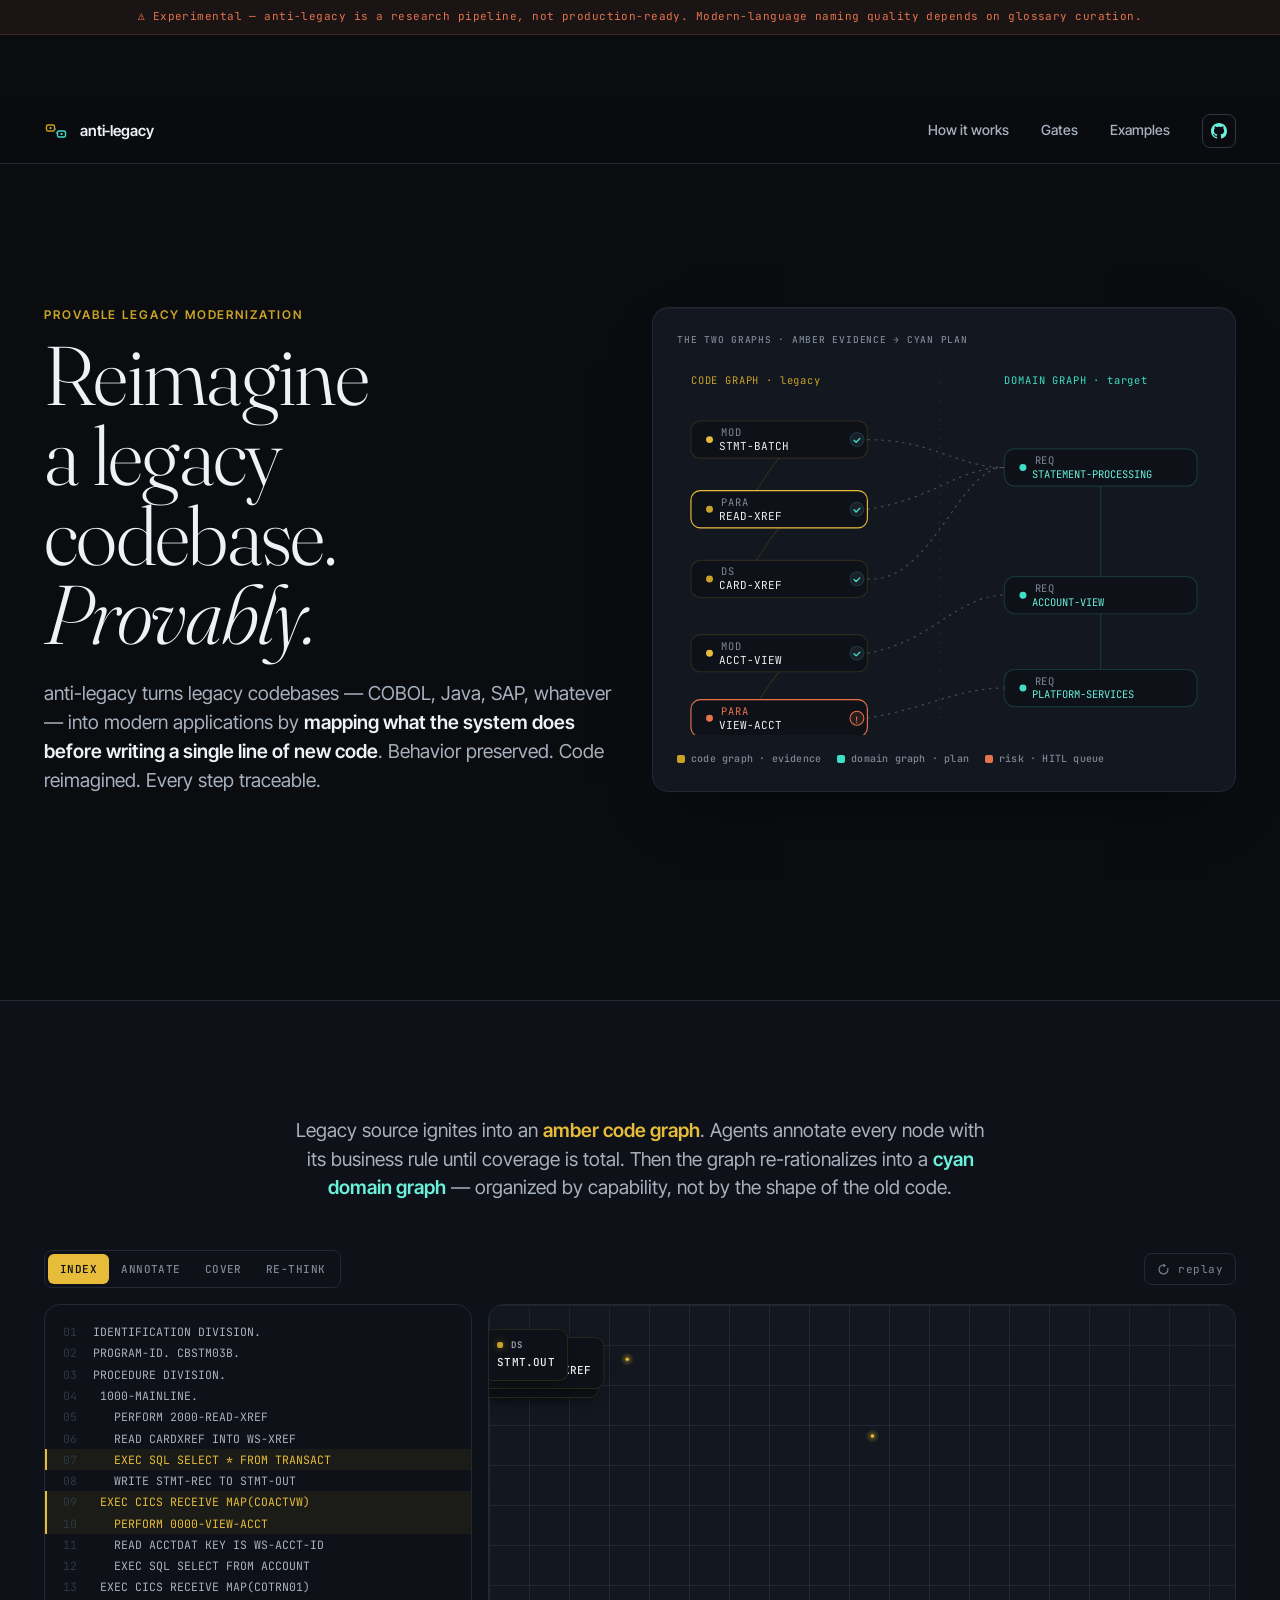
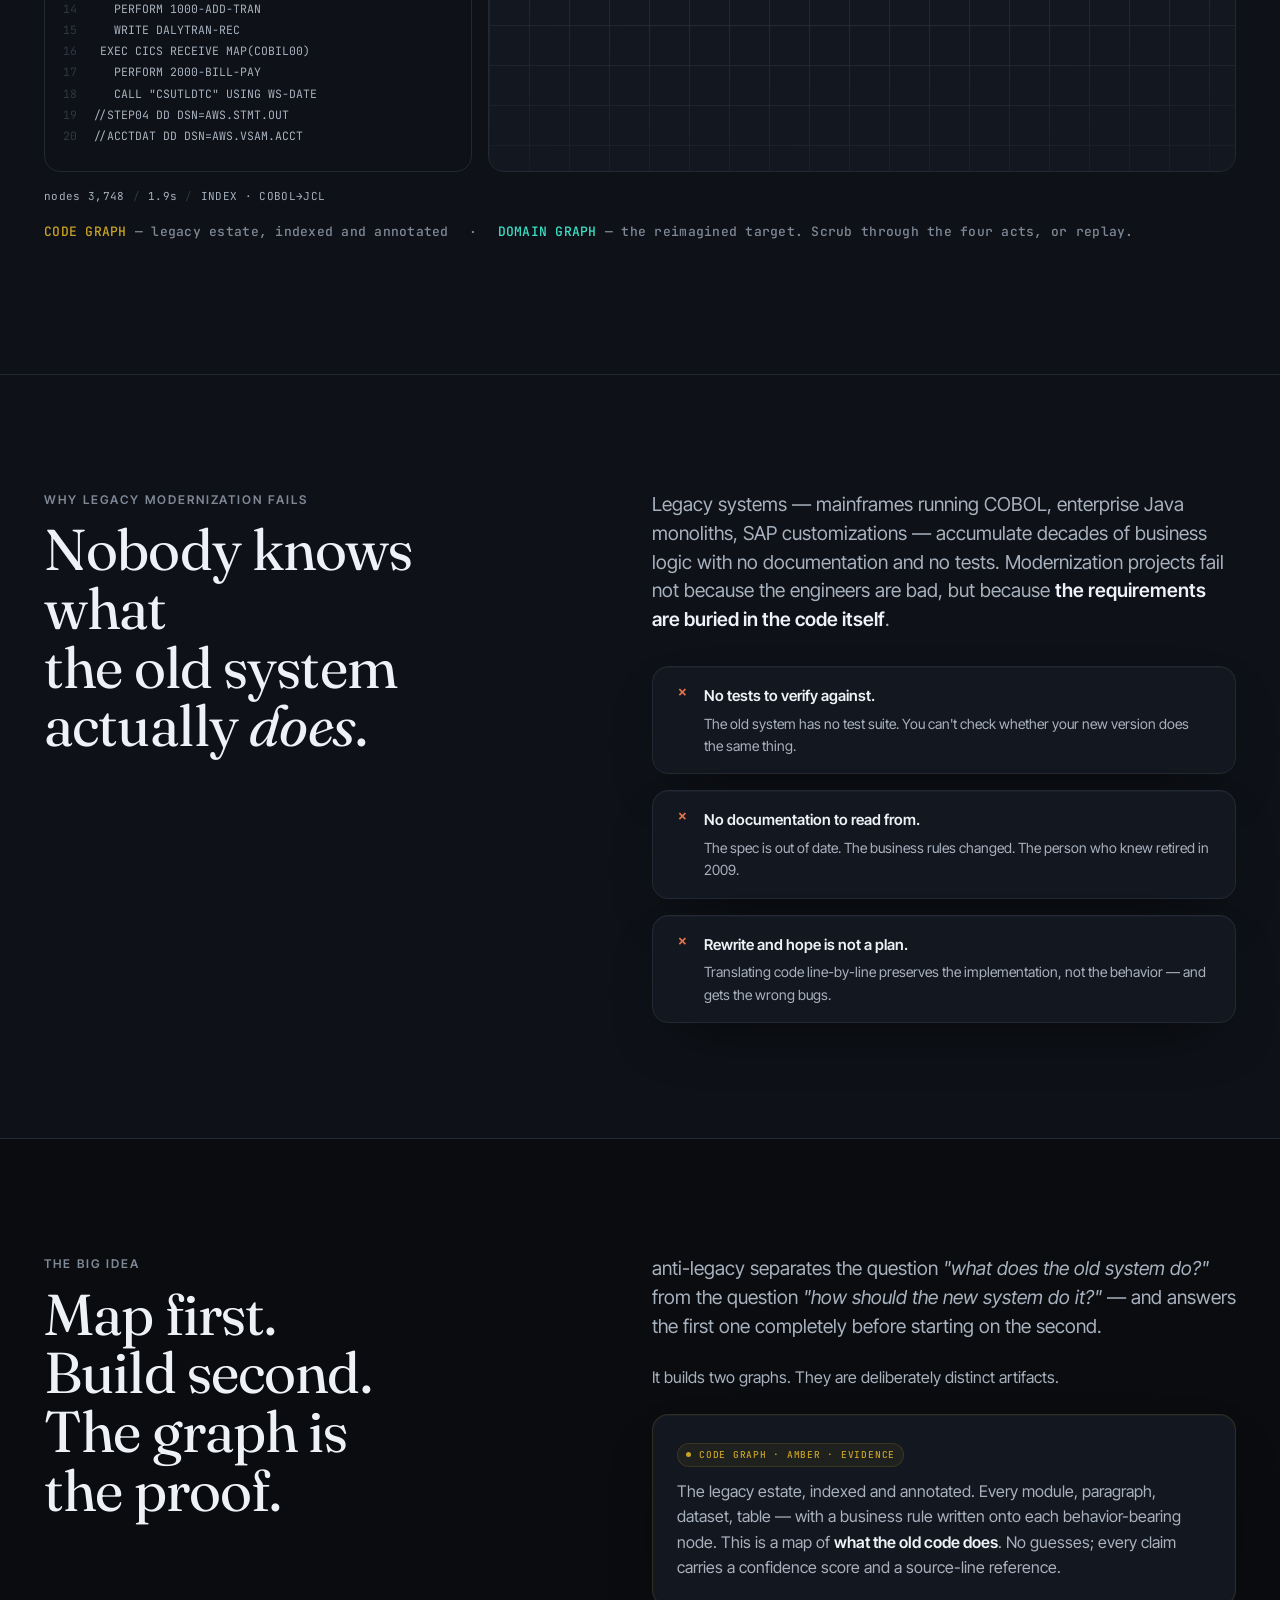
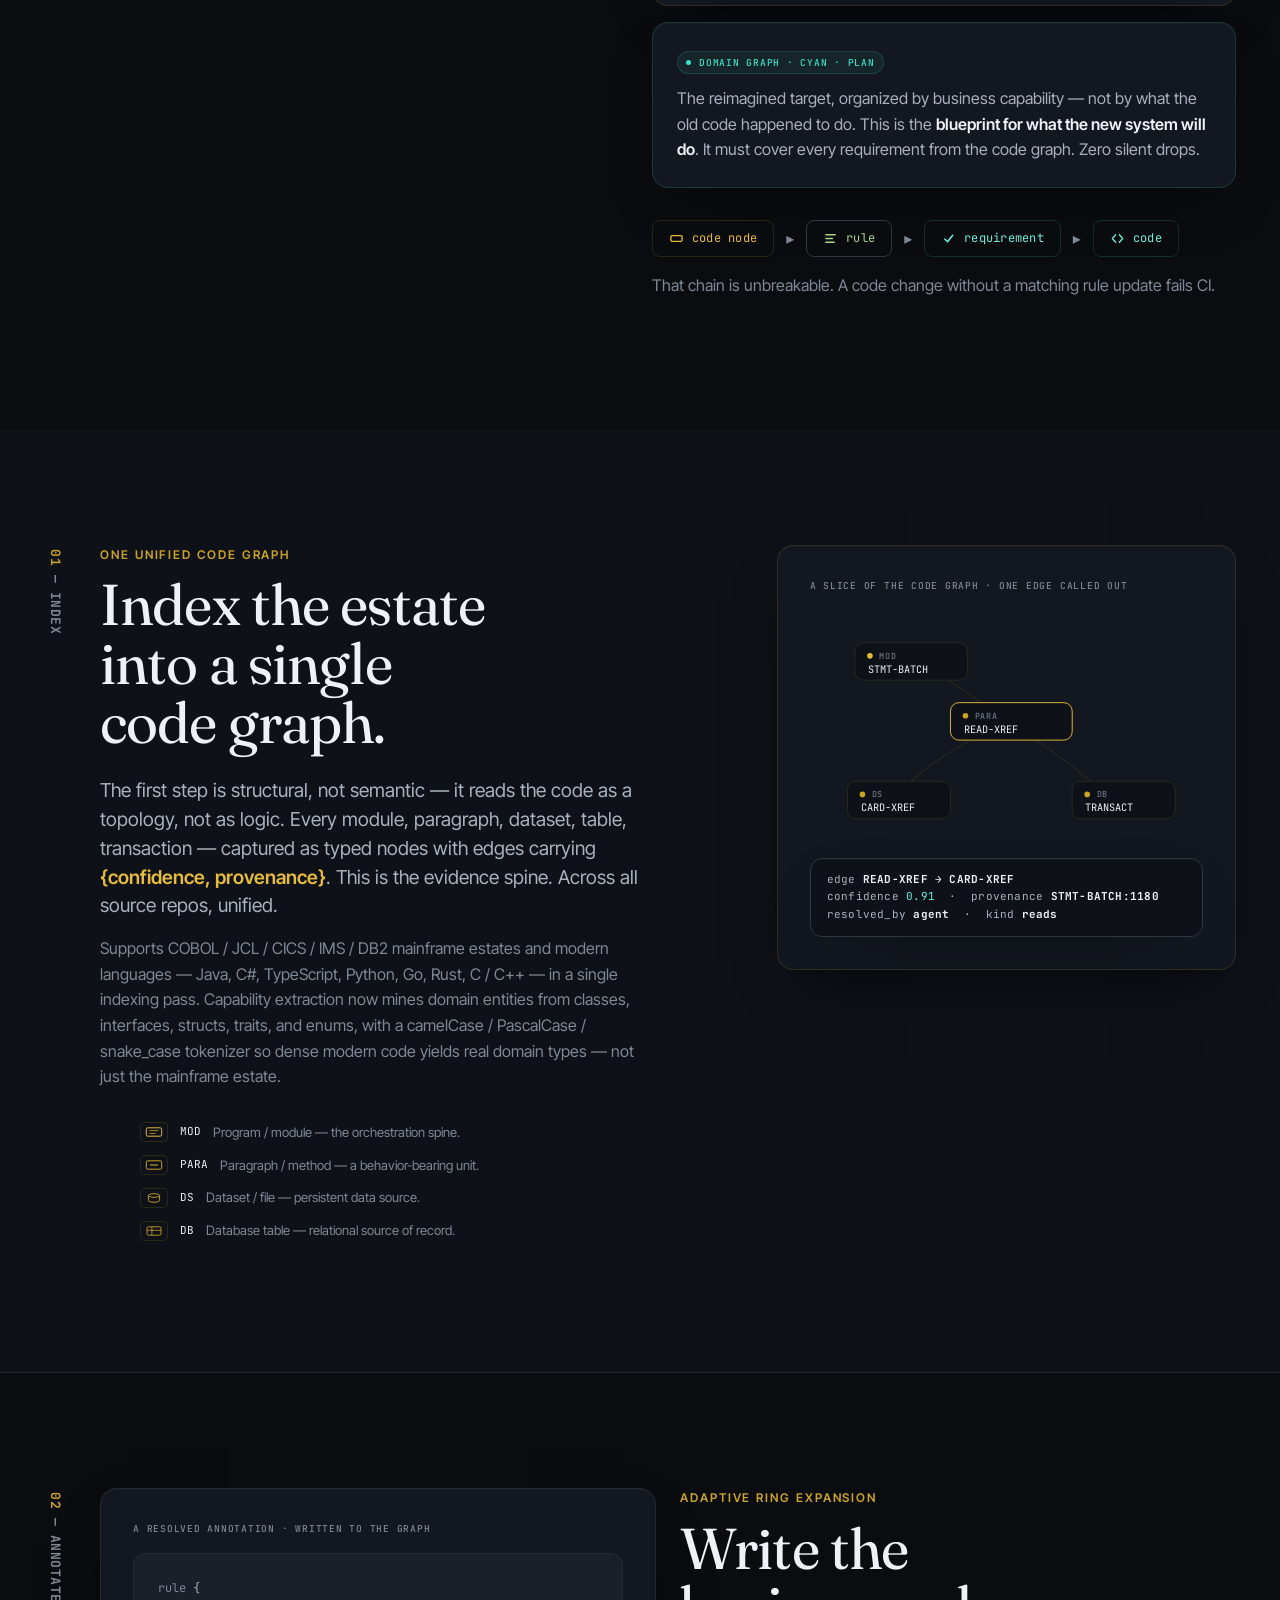
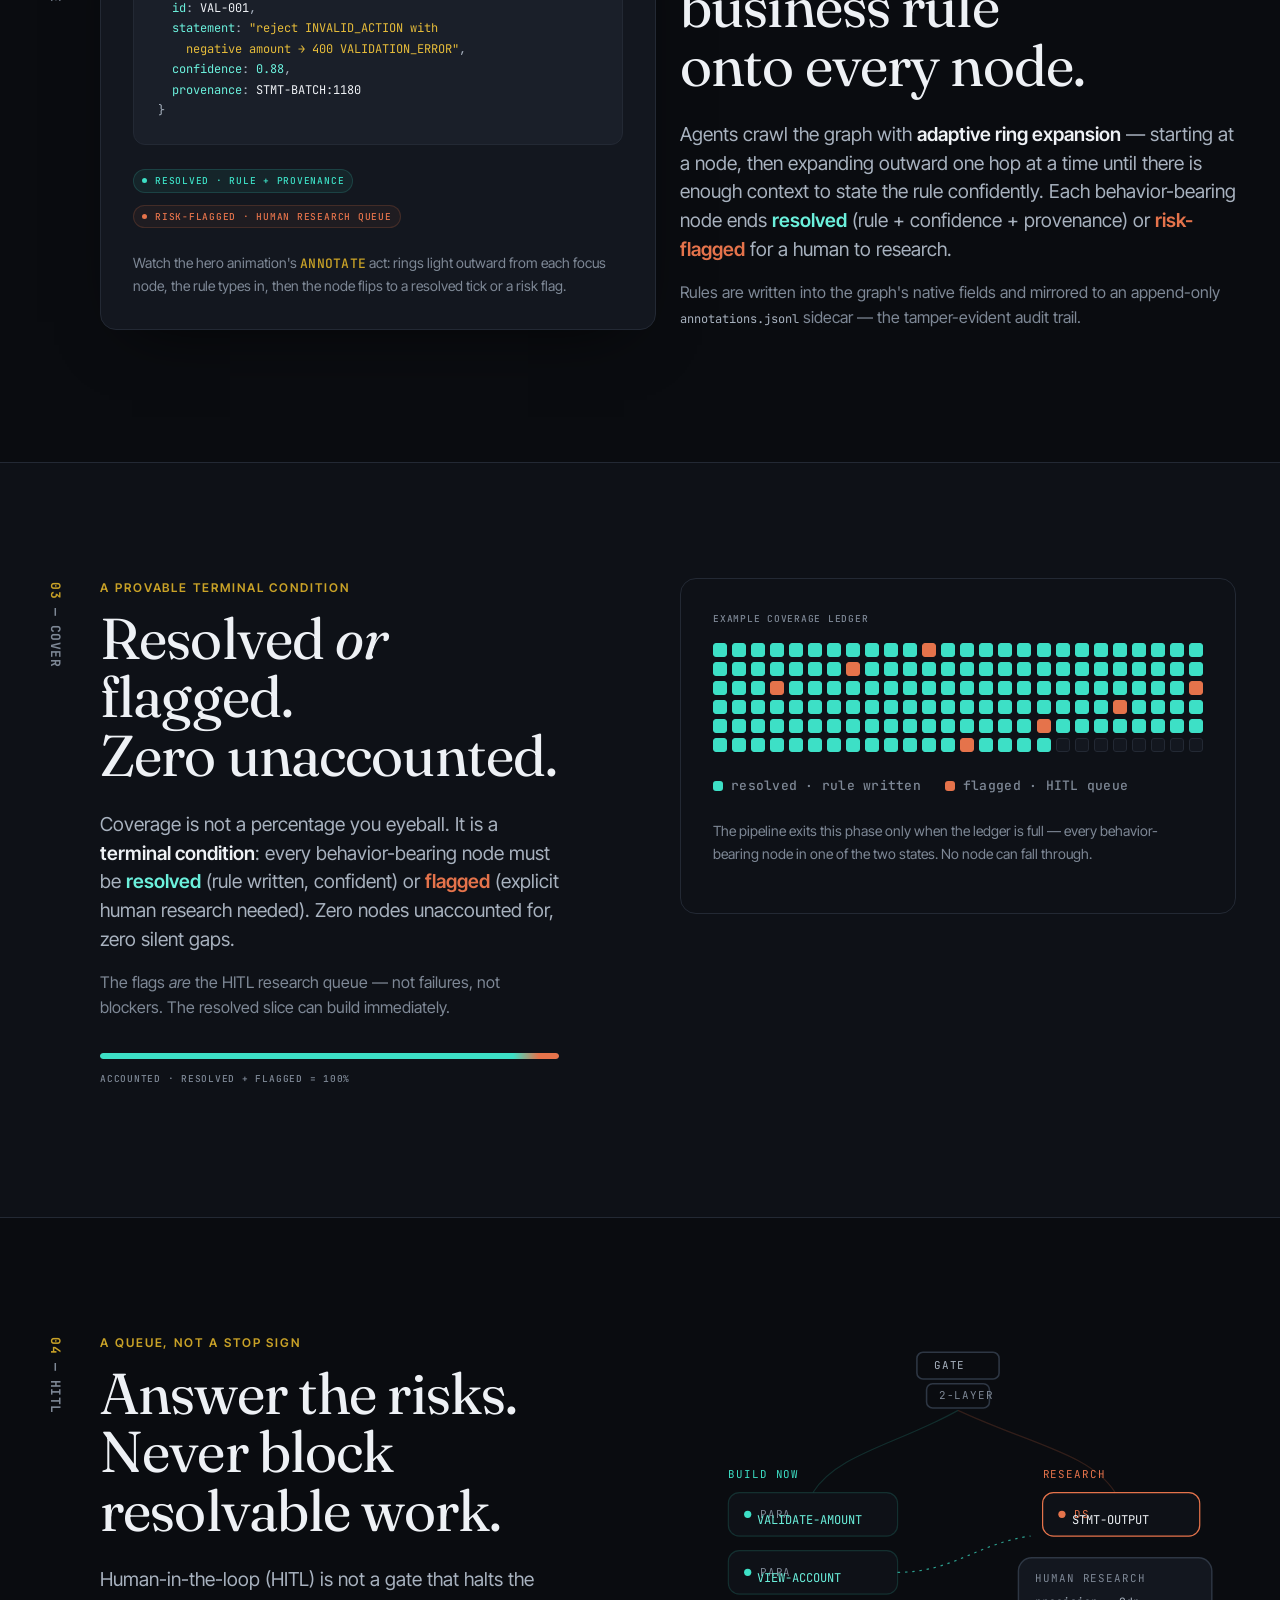
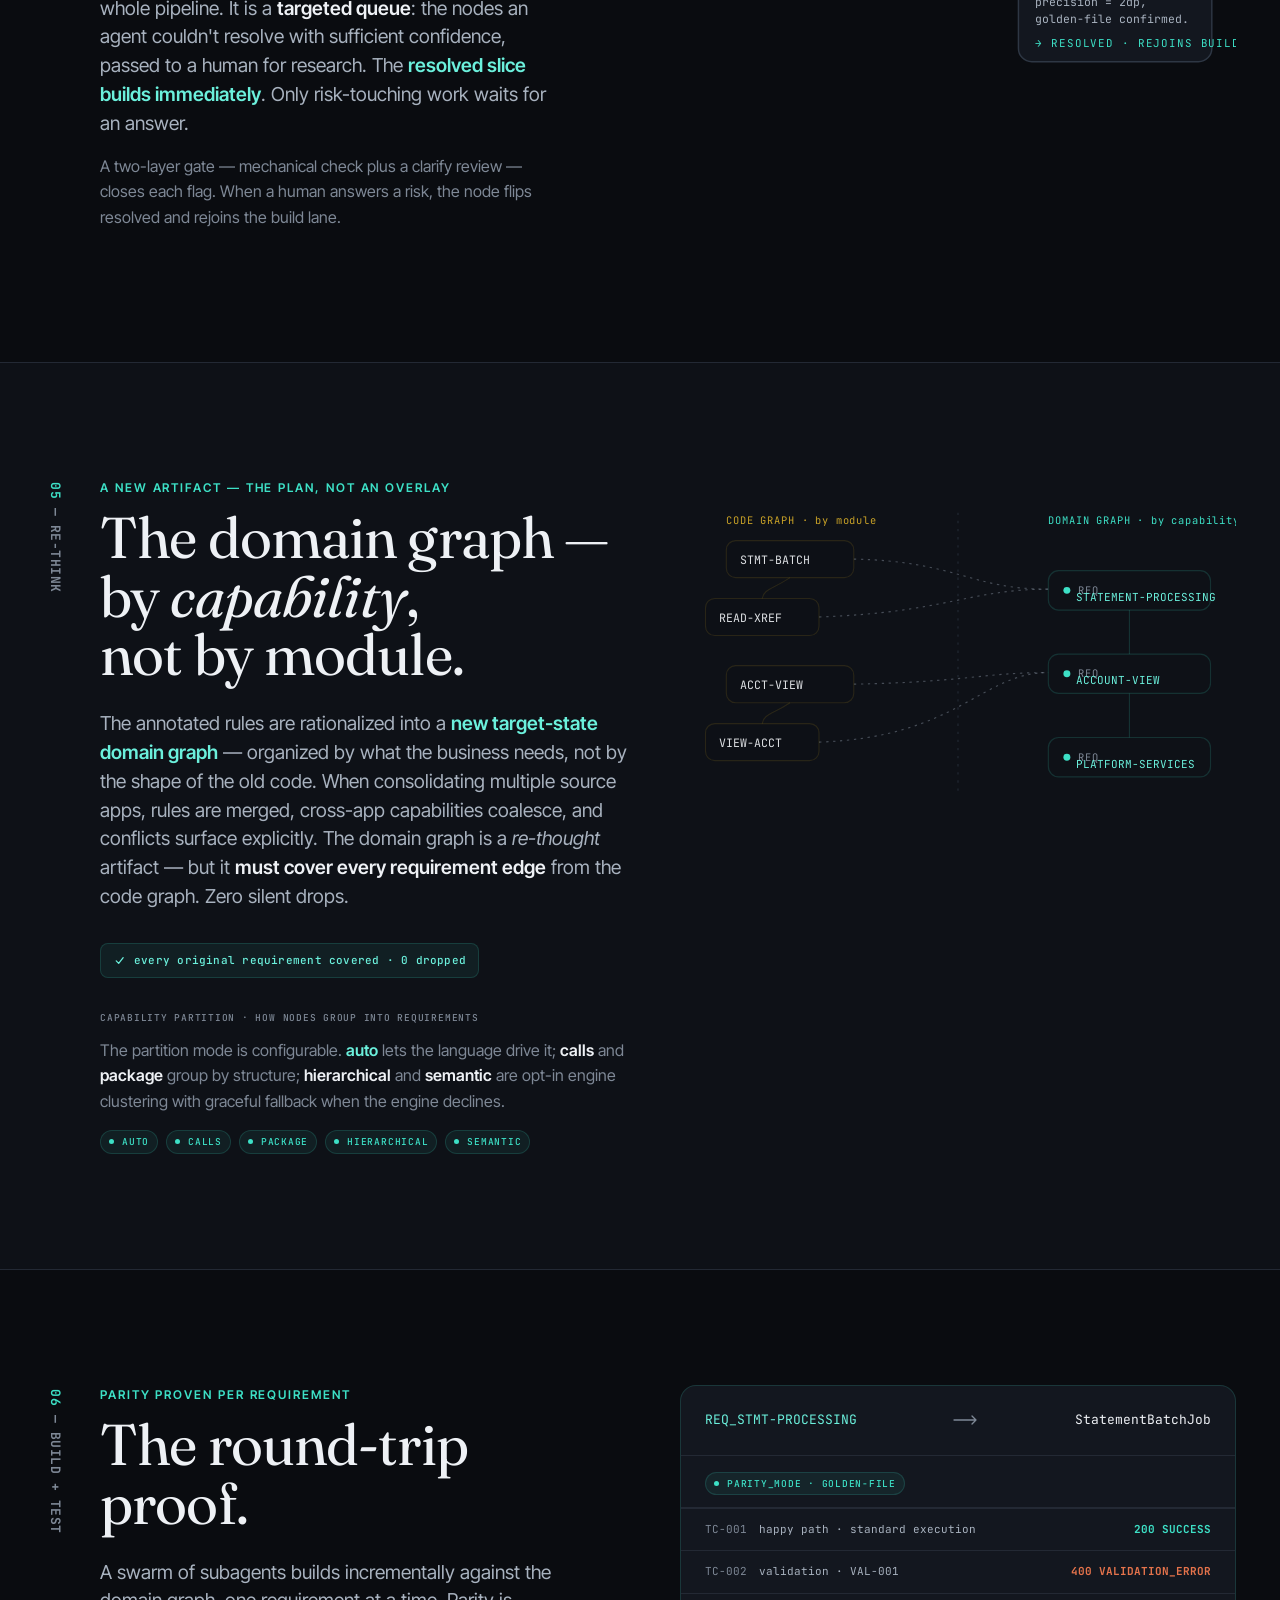
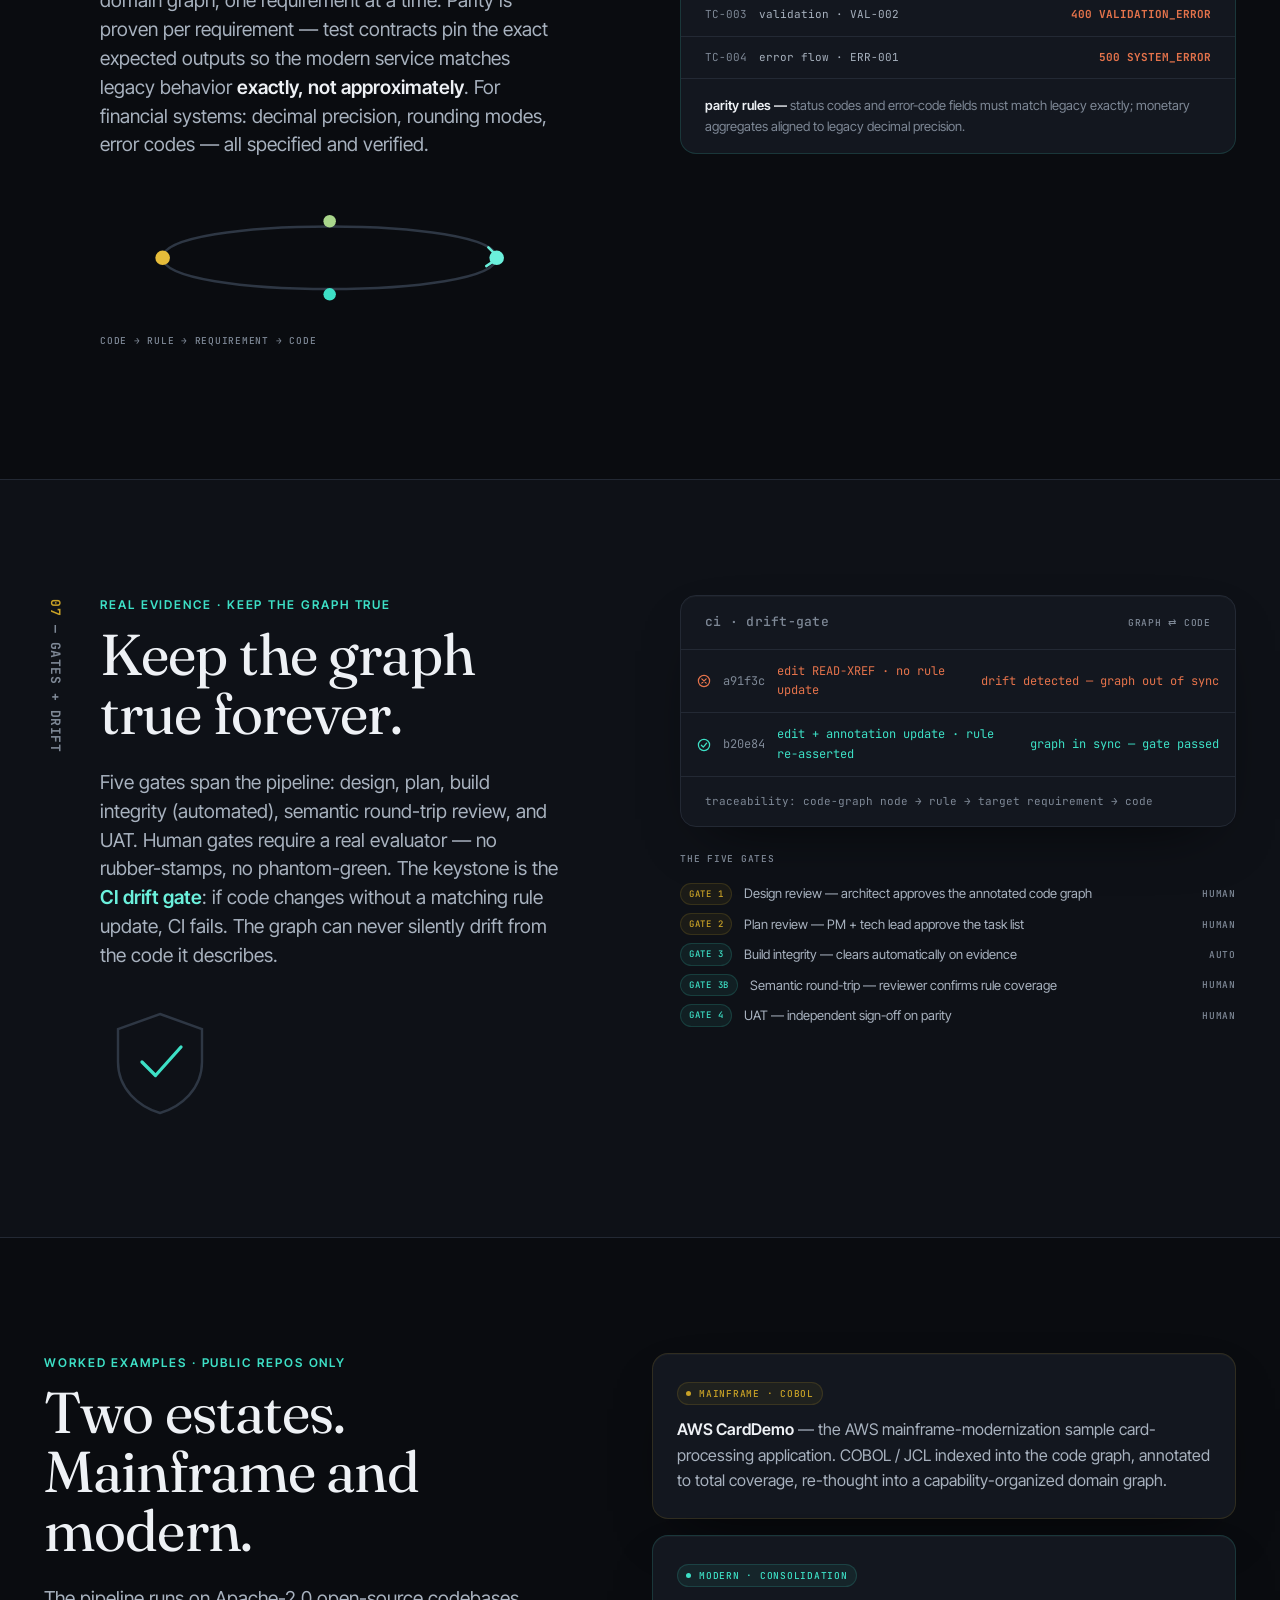
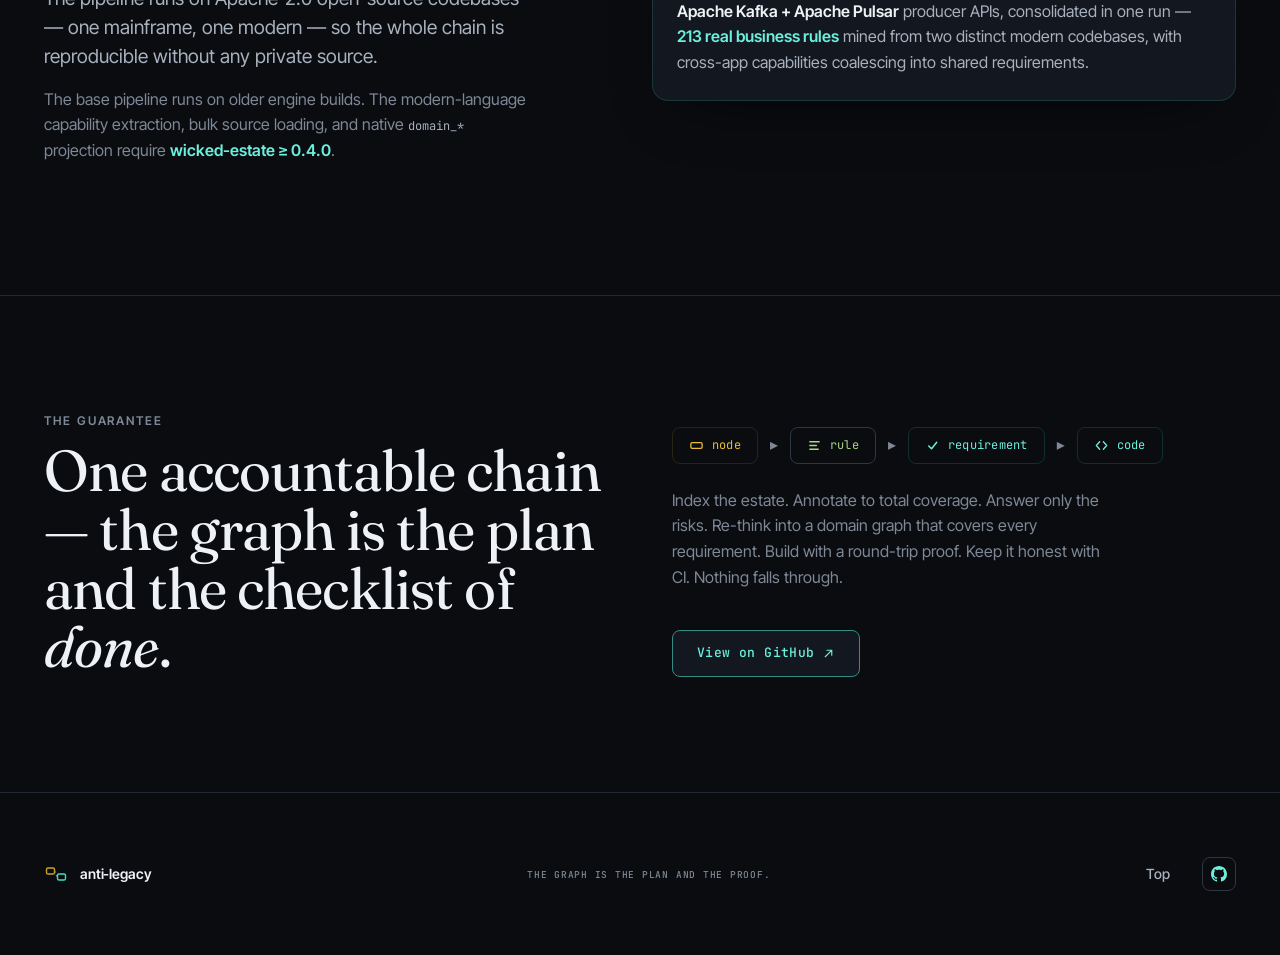
<file: site/index.html>
<!DOCTYPE html>
<html lang="en">
<head>
<meta charset="UTF-8">
<meta name="viewport" content="width=device-width, initial-scale=1.0">
<meta name="color-scheme" content="dark">
<title>anti-legacy — provable legacy modernization</title>
<meta name="description" content="anti-legacy turns legacy codebases into modern apps by making the work provable. Index the estate into a code graph, annotate every behavior-bearing node with its business rule until coverage is total, then re-think into a distinct domain graph that must cover every original requirement.">

<link rel="preconnect" href="https://fonts.googleapis.com">
<link rel="preconnect" href="https://fonts.gstatic.com" crossorigin>
<link rel="stylesheet" href="https://fonts.googleapis.com/css2?family=Fraunces:ital,opsz,wght@0,9..144,300;0,9..144,400;1,9..144,300&family=Inter+Tight:wght@400;500;600;700&family=JetBrains+Mono:wght@400;500;700&display=swap">
<link rel="stylesheet" href="assets/style.css">

<meta property="og:title" content="anti-legacy — provable legacy modernization">
<meta property="og:description" content="Index, annotate, cover, re-think. The graph is the plan and the checklist of done.">
<meta property="og:type" content="website">
</head>
<body>

<a class="skip-link" href="#main">Skip to content</a>

<!-- ======================================================================
     EXPERIMENTAL BANNER — do not remove
     =================================================================== -->
<div role="status" style="background:rgba(229,115,75,0.08); border-bottom:1px solid var(--risk-dim); color:var(--risk); font-family:var(--font-mono); font-size:11px; letter-spacing:0.04em; text-align:center; padding:8px var(--s-6);">
  ⚠️ Experimental — anti-legacy is a research pipeline, not production-ready. Modern-language naming quality depends on glossary curation.
</div>

<!-- ======================================================================
     HEADER
     =================================================================== -->
<header class="site-header">
  <div class="container site-header__inner">
    <a class="brand" href="#main" aria-label="anti-legacy — home">
      <svg class="brand__mark" viewBox="0 0 24 24" fill="none" aria-hidden="true">
        <rect x="2.5" y="6" width="8" height="6" rx="1.6" fill="none" stroke="var(--amber-core)" stroke-width="1.4"/>
        <rect x="13.5" y="12" width="8" height="6" rx="1.6" fill="none" stroke="var(--cyan-core)" stroke-width="1.4"/>
        <path d="M10.5 9.5C13 9.5 11.5 15 13.5 15" fill="none" stroke="var(--fog-500)" stroke-width="1.1" stroke-dasharray="1.6 2.4"/>
        <circle cx="6.5" cy="9" r="1.1" fill="var(--amber-bright)"/>
        <circle cx="17.5" cy="15" r="1.1" fill="var(--cyan-bright)"/>
      </svg>
      <span>anti-legacy</span>
    </a>
    <nav class="nav" aria-label="Primary">
      <a href="#how-it-works" class="nav-link-extra">How it works</a>
      <a href="#gates" class="nav-link-extra">Gates</a>
      <a href="#examples" class="nav-link-extra">Examples</a>
      <a href="https://github.com/mikeparcewski/anti-legacy" class="is-cta" style="padding: var(--s-2);" aria-label="View on GitHub">
        <svg viewBox="0 0 16 16" width="16" height="16" fill="currentColor" aria-hidden="true"><path d="M8 0C3.58 0 0 3.58 0 8c0 3.54 2.29 6.53 5.47 7.59.4.07.55-.17.55-.38 0-.19-.01-.82-.01-1.49-2.01.37-2.53-.49-2.69-.94-.09-.23-.48-.94-.82-1.13-.28-.15-.68-.52-.01-.53.63-.01 1.08.58 1.23.82.72 1.21 1.87.87 2.33.66.07-.52.28-.87.51-1.07-1.78-.2-3.64-.89-3.64-3.95 0-.87.31-1.59.82-2.15-.08-.2-.36-1.02.08-2.12 0 0 .67-.21 2.2.82.64-.18 1.32-.27 2-.27.68 0 1.36.09 2 .27 1.53-1.04 2.2-.82 2.2-.82.44 1.1.16 1.92.08 2.12.51.56.82 1.27.82 2.15 0 3.07-1.87 3.75-3.65 3.95.29.25.54.73.54 1.48 0 1.07-.01 1.93-.01 2.2 0 .21.15.46.55.38A8.013 8.013 0 0016 8c0-4.42-3.58-8-8-8z"/></svg>
      </a>
    </nav>
  </div>
</header>

<main id="main">

  <!-- ====================================================================
       HERO
       ================================================================= -->
  <section class="section section--ink" id="hero" aria-labelledby="hero-h" style="min-height:100svh;display:flex;flex-direction:column;justify-content:center;">
    <div class="container">
      <div class="grid" style="align-items:center; row-gap: var(--s-12);">

        <!-- LEFT: title + description + chiclets -->
        <div class="col-6" data-reveal>
          <p class="eyebrow eyebrow--amber">Provable legacy modernization</p>
          <h1 class="display" id="hero-h" style="font-size: clamp(44px, 6.5vw, 92px);">
            Reimagine<br>a legacy<br>codebase.<br><em>Provably.</em>
          </h1>
          <p class="lead" style="margin-top: var(--s-6);">
            anti-legacy turns legacy codebases — COBOL, Java, SAP, whatever — into modern
            applications by <strong>mapping what the system does before writing a single line
            of new code</strong>. Behavior preserved. Code reimagined. Every step traceable.
          </p>

        </div>

        <!-- RIGHT: static two-graph diagram -->
        <div class="col-6" data-reveal>
          <div class="card" style="padding:var(--s-6);">
            <p class="mono-micro" style="margin-bottom:var(--s-4);">The two graphs · amber evidence → cyan plan</p>
            <div class="figure" role="img" aria-label="Two-graph diagram: on the left an amber code graph of legacy modules, paragraphs and datasets with resolved ticks and one risk flag; on the right a cyan domain graph of requirement nodes; faint traceability threads connect legacy nodes to their target requirements.">
              <svg viewBox="0 0 460 320" aria-hidden="true" style="width:100%;height:auto;">
                <!-- traceability threads -->
                <path class="trace-thread" d="M164 66 C 220 66, 242 90, 282 90"/>
                <path class="trace-thread" d="M164 126 C 220 118, 242 90, 282 90"/>
                <path class="trace-thread" d="M164 186 C 220 190, 242 90, 282 90"/>
                <path class="trace-thread" d="M164 250 C 220 240, 242 200, 282 200"/>
                <path class="trace-thread" d="M164 306 C 220 296, 242 280, 282 280"/>

                <!-- left column label -->
                <text class="node-tag" x="12" y="18" style="fill:var(--amber-core)">CODE GRAPH · legacy</text>

                <!-- MOD: STMT-BATCH (resolved) -->
                <g>
                  <rect class="node-rect" x="12" y="50" width="152" height="32" rx="8"/>
                  <circle cx="28" cy="66" r="3" fill="var(--amber-bright)"/>
                  <text class="node-tag" x="38" y="63">MOD</text>
                  <text class="node-label" x="36" y="75" style="font-size:9.5px">STMT-BATCH</text>
                  <circle cx="155" cy="66" r="6" fill="var(--ink-750)" stroke="var(--cyan-dim)"/>
                  <path d="M152.5 66.5 l1.8 1.8 3.2 -3.2" fill="none" stroke="var(--cyan-core)" stroke-width="1.2" stroke-linecap="round" stroke-linejoin="round"/>
                </g>
                <path class="edge-line" d="M88 82 C 76 96, 72 106, 68 110"/>

                <!-- PARA: READ-XREF (resolved) -->
                <g>
                  <rect class="node-rect" x="12" y="110" width="152" height="32" rx="8" style="stroke:var(--amber-bright)"/>
                  <circle cx="28" cy="126" r="3" fill="var(--amber-core)"/>
                  <text class="node-tag" x="38" y="123">PARA</text>
                  <text class="node-label" x="36" y="135" style="font-size:9.5px">READ-XREF</text>
                  <circle cx="155" cy="126" r="6" fill="var(--ink-750)" stroke="var(--cyan-dim)"/>
                  <path d="M152.5 126.5 l1.8 1.8 3.2 -3.2" fill="none" stroke="var(--cyan-core)" stroke-width="1.2" stroke-linecap="round" stroke-linejoin="round"/>
                </g>
                <path class="edge-line" d="M88 142 C 76 156, 72 166, 68 170"/>

                <!-- DS: CARD-XREF (resolved) -->
                <g>
                  <rect class="node-rect" x="12" y="170" width="152" height="32" rx="8"/>
                  <circle cx="28" cy="186" r="3" fill="var(--amber-core)"/>
                  <text class="node-tag" x="38" y="183">DS</text>
                  <text class="node-label" x="36" y="195" style="font-size:9.5px">CARD-XREF</text>
                  <circle cx="155" cy="186" r="6" fill="var(--ink-750)" stroke="var(--cyan-dim)"/>
                  <path d="M152.5 186.5 l1.8 1.8 3.2 -3.2" fill="none" stroke="var(--cyan-core)" stroke-width="1.2" stroke-linecap="round" stroke-linejoin="round"/>
                </g>

                <!-- MOD: ACCT-VIEW (resolved) -->
                <g>
                  <rect class="node-rect" x="12" y="234" width="152" height="32" rx="8"/>
                  <circle cx="28" cy="250" r="3" fill="var(--amber-bright)"/>
                  <text class="node-tag" x="38" y="247">MOD</text>
                  <text class="node-label" x="36" y="259" style="font-size:9.5px">ACCT-VIEW</text>
                  <circle cx="155" cy="250" r="6" fill="var(--ink-750)" stroke="var(--cyan-dim)"/>
                  <path d="M152.5 250.5 l1.8 1.8 3.2 -3.2" fill="none" stroke="var(--cyan-core)" stroke-width="1.2" stroke-linecap="round" stroke-linejoin="round"/>
                </g>
                <path class="edge-line" d="M88 266 C 76 280, 72 290, 68 294"/>

                <!-- PARA: VIEW-ACCT (risk-flagged) -->
                <g>
                  <rect class="node-rect" x="12" y="290" width="152" height="32" rx="8" style="stroke:var(--risk)"/>
                  <circle cx="28" cy="306" r="3" fill="var(--risk)"/>
                  <text class="node-tag" x="38" y="303" style="fill:var(--risk)">PARA</text>
                  <text class="node-label" x="36" y="315" style="font-size:9.5px">VIEW-ACCT</text>
                  <circle cx="155" cy="306" r="6" fill="rgba(229,115,75,0.12)" stroke="var(--risk)" stroke-width="0.9"/>
                  <text x="155" y="310" text-anchor="middle" font-family="var(--font-mono)" font-size="7.5" font-weight="700" fill="var(--risk)">!</text>
                </g>

                <!-- divider -->
                <line x1="226" y1="8" x2="226" y2="312" stroke="var(--hairline)" stroke-width="1" stroke-dasharray="2 6"/>

                <!-- right column label -->
                <text class="node-tag" x="282" y="18" style="fill:var(--cyan-core)">DOMAIN GRAPH · target</text>

                <!-- REQ: STATEMENT-PROCESSING -->
                <g>
                  <rect class="node-rect is-domain" x="282" y="74" width="166" height="32" rx="9"/>
                  <circle cx="298" cy="90" r="3" fill="var(--cyan-core)"/>
                  <text class="node-tag" x="308" y="87">REQ</text>
                  <text class="node-label" x="306" y="99" style="font-size:9px;fill:var(--cyan-bright)">STATEMENT-PROCESSING</text>
                </g>

                <!-- REQ: ACCOUNT-VIEW -->
                <g>
                  <rect class="node-rect is-domain" x="282" y="184" width="166" height="32" rx="9"/>
                  <circle cx="298" cy="200" r="3" fill="var(--cyan-core)"/>
                  <text class="node-tag" x="308" y="197">REQ</text>
                  <text class="node-label" x="306" y="209" style="font-size:9px;fill:var(--cyan-bright)">ACCOUNT-VIEW</text>
                </g>

                <!-- REQ: PLATFORM-SERVICES -->
                <g>
                  <rect class="node-rect is-domain" x="282" y="264" width="166" height="32" rx="9"/>
                  <circle cx="298" cy="280" r="3" fill="var(--cyan-core)"/>
                  <text class="node-tag" x="308" y="277">REQ</text>
                  <text class="node-label" x="306" y="289" style="font-size:9px;fill:var(--cyan-bright)">PLATFORM-SERVICES</text>
                </g>

                <!-- domain graph edges -->
                <path class="edge-line is-domain" d="M365 106 C 365 132, 365 158, 365 184"/>
                <path class="edge-line is-domain" d="M365 216 C 365 238, 365 252, 365 264"/>
              </svg>
            </div>
            <div style="display:flex;gap:var(--s-4);margin-top:var(--s-4);flex-wrap:wrap;">
              <span class="mono" style="color:var(--fog-500);display:inline-flex;align-items:center;gap:6px;font-size:10px;"><span style="width:8px;height:8px;border-radius:2px;background:var(--amber-core);display:inline-block;"></span>code graph · evidence</span>
              <span class="mono" style="color:var(--fog-500);display:inline-flex;align-items:center;gap:6px;font-size:10px;"><span style="width:8px;height:8px;border-radius:2px;background:var(--cyan-core);display:inline-block;"></span>domain graph · plan</span>
              <span class="mono" style="color:var(--fog-500);display:inline-flex;align-items:center;gap:6px;font-size:10px;"><span style="width:8px;height:8px;border-radius:2px;background:var(--risk);display:inline-block;"></span>risk · HITL queue</span>
            </div>
          </div>
        </div>

      </div>
    </div>
  </section>


  <!-- ====================================================================
       ANIMATION — live pipeline visualization
       ================================================================= -->
  <section class="section section--panel" id="animation" aria-label="Live pipeline animation" style="min-height:100svh;">
    <div class="container">
      <p class="lead" style="max-width:64ch;margin:0 auto;text-align:center;" data-reveal>
        Legacy source ignites into an <strong style="color:var(--amber-bright);">amber code graph</strong>.
        Agents annotate every node with its business rule until coverage is total.
        Then the graph re-rationalizes into a <strong style="color:var(--cyan-bright);">cyan domain graph</strong>
        — organized by capability, not by the shape of the old code.
      </p>
    </div>
    <div class="bleed" style="margin-top:var(--s-12);">
      <div class="container">
        <div class="figure" data-reveal>
          <div
            data-alg-graph
            role="img"
            aria-label="Live visualization: legacy source code ignites line-by-line; symbols fly out and settle into an amber code graph of modules, paragraphs, datasets, and DB tables; business rules annotate each node; coverage fills; then the amber code graph re-rationalizes into a cyan domain graph organized by business capability."
          ></div>
          <p class="mono" style="margin-top:var(--s-4);color:var(--fog-500);max-width:none;">
            <span style="color:var(--amber-core);">CODE GRAPH</span> — legacy estate, indexed and annotated
            <span style="color:var(--fog-500);padding:0 var(--s-3);">·</span>
            <span style="color:var(--cyan-core);">DOMAIN GRAPH</span> — the reimagined target.
            <span style="color:var(--fog-500);">Scrub through the four acts, or replay.</span>
          </p>
        </div>
      </div>
    </div>
  </section>


  <!-- ====================================================================
       THE PROBLEM
       ================================================================= -->
  <section class="section section--panel" id="the-problem" aria-labelledby="prob-h">
    <div class="container">
      <div class="grid" style="row-gap: var(--s-12);">
        <div class="col-5" data-reveal>
          <p class="eyebrow">Why legacy modernization fails</p>
          <h2 class="h2" id="prob-h">Nobody knows what<br>the old system<br>actually <em>does</em>.</h2>
        </div>
        <div class="col-6 start-7" data-reveal>
          <p class="lead">
            Legacy systems — mainframes running COBOL, enterprise Java monoliths, SAP
            customizations — accumulate decades of business logic with no documentation and no
            tests. Modernization projects fail not because the engineers are bad, but because
            <strong>the requirements are buried in the code itself</strong>.
          </p>
          <div style="display:grid; gap: var(--s-4); margin-top: var(--s-8);">
            <div class="card" style="padding: var(--s-4) var(--s-6); display:flex; gap: var(--s-4); align-items:flex-start;">
              <span class="mono" style="color:var(--risk); flex-shrink:0; font-size:18px; line-height:1;">×</span>
              <div>
                <strong style="font-size:15px;">No tests to verify against.</strong>
                <p style="margin:var(--s-1) 0 0; font-size:14px; max-width:none;">The old system has no test suite. You can't check whether your new version does the same thing.</p>
              </div>
            </div>
            <div class="card" style="padding: var(--s-4) var(--s-6); display:flex; gap: var(--s-4); align-items:flex-start;">
              <span class="mono" style="color:var(--risk); flex-shrink:0; font-size:18px; line-height:1;">×</span>
              <div>
                <strong style="font-size:15px;">No documentation to read from.</strong>
                <p style="margin:var(--s-1) 0 0; font-size:14px; max-width:none;">The spec is out of date. The business rules changed. The person who knew retired in 2009.</p>
              </div>
            </div>
            <div class="card" style="padding: var(--s-4) var(--s-6); display:flex; gap: var(--s-4); align-items:flex-start;">
              <span class="mono" style="color:var(--risk); flex-shrink:0; font-size:18px; line-height:1;">×</span>
              <div>
                <strong style="font-size:15px;">Rewrite and hope is not a plan.</strong>
                <p style="margin:var(--s-1) 0 0; font-size:14px; max-width:none;">Translating code line-by-line preserves the implementation, not the behavior — and gets the wrong bugs.</p>
              </div>
            </div>
          </div>
        </div>
      </div>
    </div>
  </section>


  <!-- ====================================================================
       THE APPROACH — two graphs
       ================================================================= -->
  <section class="section section--ink" id="approach" aria-labelledby="approach-h">
    <div class="container">
      <div class="grid" style="row-gap: var(--s-12);">
        <div class="col-5" data-reveal>
          <p class="eyebrow">The big idea</p>
          <h2 class="h2" id="approach-h">Map first.<br>Build second.<br>The graph is<br>the proof.</h2>
        </div>
        <div class="col-6 start-7" data-reveal>
          <p class="lead">
            anti-legacy separates the question <em>"what does the old system do?"</em> from the
            question <em>"how should the new system do it?"</em> — and answers the first one
            completely before starting on the second.
          </p>
          <p style="margin-top: var(--s-6);">
            It builds two graphs. They are deliberately distinct artifacts.
          </p>
          <div style="display:grid; gap: var(--s-4); margin-top: var(--s-6);">
            <div class="card card--code" style="padding: var(--s-6);">
              <span class="pill pill--amber" style="margin-bottom: var(--s-3);"><span class="pill__dot"></span>Code graph · amber · evidence</span>
              <p style="margin:0; max-width:none;">
                The legacy estate, indexed and annotated. Every module, paragraph, dataset, table —
                with a business rule written onto each behavior-bearing node. This is a map of
                <strong>what the old code does</strong>. No guesses; every claim carries a confidence
                score and a source-line reference.
              </p>
            </div>
            <div class="card card--domain" style="padding: var(--s-6);">
              <span class="pill pill--cyan" style="margin-bottom: var(--s-3);"><span class="pill__dot"></span>Domain graph · cyan · plan</span>
              <p style="margin:0; max-width:none;">
                The reimagined target, organized by business capability — not by what the old code
                happened to do. This is the <strong>blueprint for what the new system will do</strong>.
                It must cover every requirement from the code graph. Zero silent drops.
              </p>
            </div>
          </div>
          <div class="chain" style="margin-top: var(--s-8);" aria-label="The traceability chain">
            <span class="chain__link chain__link--node">
              <svg viewBox="0 0 16 16" aria-hidden="true"><rect x="2" y="5" width="12" height="6" rx="1.4" fill="none" stroke="currentColor" stroke-width="1.4"/></svg>
              code node
            </span>
            <span class="chain__sep">▸</span>
            <span class="chain__link chain__link--rule">
              <svg viewBox="0 0 16 16" aria-hidden="true"><path d="M3 4h10M3 8h7M3 12h9" stroke="currentColor" stroke-width="1.4" stroke-linecap="round"/></svg>
              rule
            </span>
            <span class="chain__sep">▸</span>
            <span class="chain__link chain__link--req">
              <svg viewBox="0 0 16 16" aria-hidden="true"><path d="M4 8.5 7 11.5 12.5 4.5" fill="none" stroke="currentColor" stroke-width="1.6" stroke-linecap="round" stroke-linejoin="round"/></svg>
              requirement
            </span>
            <span class="chain__sep">▸</span>
            <span class="chain__link chain__link--code">
              <svg viewBox="0 0 16 16" aria-hidden="true"><path d="M6 4 2.5 8 6 12M10 4l3.5 4L10 12" fill="none" stroke="currentColor" stroke-width="1.4" stroke-linecap="round" stroke-linejoin="round"/></svg>
              code
            </span>
          </div>
          <p style="margin-top: var(--s-4); color: var(--fog-500);">
            That chain is unbreakable. A code change without a matching rule update fails CI.
          </p>
        </div>
      </div>
    </div>
  </section>


  <!-- ====================================================================
       HOW IT WORKS — anchor
       ================================================================= -->
  <div id="how-it-works" style="scroll-margin-top: 64px;"></div>


  <!-- ====================================================================
       01 — INDEX
       ================================================================= -->
  <section class="section section--panel" id="index" aria-labelledby="index-h">
    <div class="container">
      <div class="spread">
        <div class="spread__spine">
          <span class="spine"><span class="spine__no">01</span>&nbsp;—&nbsp;INDEX</span>
        </div>
        <div>
          <div class="grid" style="row-gap: var(--s-12);">
            <div class="col-6" data-reveal>
              <p class="eyebrow eyebrow--amber">One unified code graph</p>
              <h2 class="h2" id="index-h">Index the estate<br>into a single<br>code graph.</h2>
              <p class="lead" style="margin-top: var(--s-6);">
                The first step is structural, not semantic — it reads the code as a topology, not as
                logic. Every module, paragraph, dataset, table, transaction — captured as typed nodes
                with edges carrying <strong style="color:var(--amber-bright)">{confidence, provenance}</strong>.
                This is the evidence spine. Across all source repos, unified.
              </p>
              <p style="margin-top: var(--s-4); color: var(--fog-500);">
                Supports COBOL / JCL / CICS / IMS / DB2 mainframe estates and modern languages —
                Java, C#, TypeScript, Python, Go, Rust, C / C++ — in a single indexing pass.
                Capability extraction now mines domain entities from classes, interfaces, structs,
                traits, and enums, with a camelCase / PascalCase / snake_case tokenizer so dense
                modern code yields real domain types — not just the mainframe estate.
              </p>

              <ul class="legend" style="margin-top: var(--s-8);" aria-label="Example node kinds">
                <li class="legend__row">
                  <span class="legend__glyph" aria-hidden="true">
                    <svg viewBox="0 0 28 20" width="20" height="14"><rect x="3" y="4" width="22" height="12" rx="2" fill="none" stroke="var(--amber-bright)" stroke-width="1.4"/><path d="M8 8h12M8 12h8" stroke="var(--amber-core)" stroke-width="1.1" stroke-linecap="round"/></svg>
                  </span>
                  <span class="legend__name">MOD</span>
                  <span class="legend__desc">Program / module — the orchestration spine.</span>
                </li>
                <li class="legend__row">
                  <span class="legend__glyph" aria-hidden="true">
                    <svg viewBox="0 0 28 20" width="20" height="14"><rect x="3" y="4" width="22" height="12" rx="2" fill="none" stroke="var(--amber-core)" stroke-width="1.4"/><path d="M9 10h10" stroke="var(--amber-bright)" stroke-width="1.4" stroke-linecap="round"/></svg>
                  </span>
                  <span class="legend__name">PARA</span>
                  <span class="legend__desc">Paragraph / method — a behavior-bearing unit.</span>
                </li>
                <li class="legend__row">
                  <span class="legend__glyph" aria-hidden="true">
                    <svg viewBox="0 0 28 20" width="20" height="14"><ellipse cx="14" cy="6.5" rx="8" ry="2.6" fill="none" stroke="var(--amber-core)" stroke-width="1.3"/><path d="M6 6.5v7c0 1.4 3.6 2.6 8 2.6s8-1.2 8-2.6v-7" fill="none" stroke="var(--amber-core)" stroke-width="1.3"/></svg>
                  </span>
                  <span class="legend__name">DS</span>
                  <span class="legend__desc">Dataset / file — persistent data source.</span>
                </li>
                <li class="legend__row">
                  <span class="legend__glyph" aria-hidden="true">
                    <svg viewBox="0 0 28 20" width="20" height="14"><rect x="4" y="4" width="20" height="12" rx="2" fill="none" stroke="var(--amber-core)" stroke-width="1.3"/><path d="M4 9h20M11 4v12" stroke="var(--amber-core)" stroke-width="1.1"/></svg>
                  </span>
                  <span class="legend__name">DB</span>
                  <span class="legend__desc">Database table — relational source of record.</span>
                </li>
              </ul>
            </div>

            <div class="col-5 start-8" data-reveal>
              <div class="card card--code">
                <p class="mono-micro" style="margin-bottom: var(--s-4);">A slice of the code graph · one edge called out</p>
                <div class="figure" role="img" aria-label="A code graph slice: a module calls a read paragraph, which reads a cross-reference file and a transaction table. The read edge is called out with confidence 0.91, resolved by an agent.">
                  <svg viewBox="0 0 420 240" aria-hidden="true">
                    <path class="edge-line" d="M120 56 C 160 86, 180 96, 210 120"/>
                    <path class="edge-line" d="M210 120 C 250 144, 270 160, 300 184"/>
                    <path class="edge-line" d="M210 120 C 150 150, 120 170, 96 196"/>
                    <g>
                      <rect class="node-rect" x="48" y="36" width="120" height="40" rx="9"/>
                      <circle cx="64" cy="50" r="3" fill="var(--amber-bright)"/>
                      <text class="node-tag" x="74" y="53">MOD</text>
                      <text class="node-label" x="62" y="68">STMT-BATCH</text>
                    </g>
                    <g>
                      <rect class="node-rect" x="150" y="100" width="130" height="40" rx="9" style="stroke:var(--amber-bright)"/>
                      <circle cx="166" cy="114" r="3" fill="var(--amber-core)"/>
                      <text class="node-tag" x="176" y="117">PARA</text>
                      <text class="node-label" x="164" y="132">READ-XREF</text>
                    </g>
                    <g>
                      <rect class="node-rect" x="40" y="184" width="110" height="40" rx="9"/>
                      <circle cx="56" cy="198" r="3" fill="var(--amber-core)"/>
                      <text class="node-tag" x="66" y="201">DS</text>
                      <text class="node-label" x="54" y="216">CARD-XREF</text>
                    </g>
                    <g>
                      <rect class="node-rect" x="280" y="184" width="110" height="40" rx="9"/>
                      <circle cx="296" cy="198" r="3" fill="var(--amber-core)"/>
                      <text class="node-tag" x="306" y="201">DB</text>
                      <text class="node-label" x="294" y="216">TRANSACT</text>
                    </g>
                  </svg>
                  <div class="evidence" style="margin-top: var(--s-6);">
                    edge <b>READ-XREF&nbsp;→&nbsp;CARD-XREF</b><br>
                    confidence <span class="conf">0.91</span>
                    &nbsp;·&nbsp; provenance <b>STMT-BATCH:1180</b><br>
                    resolved_by <b>agent</b> &nbsp;·&nbsp; kind <b>reads</b>
                  </div>
                </div>
              </div>
            </div>
          </div>
        </div>
      </div>
    </div>
  </section>


  <!-- ====================================================================
       02 — ANNOTATE
       ================================================================= -->
  <section class="section section--ink" id="annotate" aria-labelledby="anno-h">
    <div class="container">
      <div class="spread">
        <div class="spread__spine">
          <span class="spine"><span class="spine__no">02</span>&nbsp;—&nbsp;ANNOTATE</span>
        </div>
        <div>
          <div class="grid" style="row-gap: var(--s-12);">
            <div class="col-6 start-7" style="order:2;" data-reveal>
              <p class="eyebrow eyebrow--amber">Adaptive ring expansion</p>
              <h2 class="h2" id="anno-h">Write the<br>business rule<br>onto every node.</h2>
              <p class="lead" style="margin-top: var(--s-6);">
                Agents crawl the graph with <strong>adaptive ring expansion</strong> — starting at
                a node, then expanding outward one hop at a time until there is enough context to
                state the rule confidently. Each behavior-bearing node ends
                <strong style="color:var(--cyan-bright)">resolved</strong> (rule + confidence + provenance)
                or <strong style="color:var(--risk)">risk-flagged</strong> for a human to research.
              </p>
              <p style="color: var(--fog-500); margin-top: var(--s-4);">
                Rules are written into the graph's native fields and mirrored to an
                append-only <code style="font-family:var(--font-mono); font-size:12px; color:var(--fog-300)">annotations.jsonl</code>
                sidecar — the tamper-evident audit trail.
              </p>
            </div>

            <div class="col-6" style="order:1;" data-reveal>
              <div class="card">
                <p class="mono-micro" style="margin-bottom: var(--s-4);">A resolved annotation · written to the graph</p>
                <div class="well" style="line-height:1.7;">
<span style="color:var(--fog-500)">rule</span> {<br>
&nbsp;&nbsp;<span style="color:var(--cyan-bright)">id</span>: <span style="color:var(--paper-50)">VAL-001</span>,<br>
&nbsp;&nbsp;<span style="color:var(--cyan-bright)">statement</span>: <span style="color:var(--amber-bright)">"reject INVALID_ACTION with</span><br>
&nbsp;&nbsp;&nbsp;&nbsp;<span style="color:var(--amber-bright)">negative amount → 400 VALIDATION_ERROR"</span>,<br>
&nbsp;&nbsp;<span style="color:var(--cyan-bright)">confidence</span>: <span class="conf" style="color:var(--cyan-bright)">0.88</span>,<br>
&nbsp;&nbsp;<span style="color:var(--cyan-bright)">provenance</span>: <span style="color:var(--paper-50)">STMT-BATCH:1180</span><br>
}
                </div>
                <div style="display:flex; gap: var(--s-3); flex-wrap:wrap; margin-top: var(--s-6);">
                  <span class="pill pill--cyan"><span class="pill__dot"></span>resolved · rule + provenance</span>
                  <span class="pill pill--risk"><span class="pill__dot"></span>risk-flagged · human research queue</span>
                </div>
                <p style="margin-top: var(--s-6); margin-bottom:0; color:var(--fog-500); font-size:14px; max-width:none;">
                  Watch the hero animation's <span class="mono" style="color:var(--amber-core);">ANNOTATE</span> act:
                  rings light outward from each focus node, the rule types in, then the node flips
                  to a resolved tick or a risk flag.
                </p>
              </div>
            </div>
          </div>
        </div>
      </div>
    </div>
  </section>


  <!-- ====================================================================
       03 — COVERAGE
       ================================================================= -->
  <section class="section section--panel" id="coverage" aria-labelledby="cov-h">
    <div class="container">
      <div class="spread">
        <div class="spread__spine">
          <span class="spine"><span class="spine__no">03</span>&nbsp;—&nbsp;COVER</span>
        </div>
        <div>
          <div class="grid" style="row-gap: var(--s-12);">
            <div class="col-5" data-reveal>
              <p class="eyebrow eyebrow--amber">A provable terminal condition</p>
              <h2 class="h2" id="cov-h">Resolved <em>or</em> flagged.<br>Zero unaccounted.</h2>
              <p class="lead" style="margin-top: var(--s-6);">
                Coverage is not a percentage you eyeball. It is a <strong>terminal condition</strong>:
                every behavior-bearing node must be
                <strong style="color:var(--cyan-bright)">resolved</strong> (rule written, confident)
                or <strong style="color:var(--risk)">flagged</strong> (explicit human research needed).
                Zero nodes unaccounted for, zero silent gaps.
              </p>
              <p style="margin-top: var(--s-4); color: var(--fog-500);">
                The flags <em>are</em> the HITL research queue — not failures, not blockers. The
                resolved slice can build immediately.
              </p>

              <div style="margin-top: var(--s-8);">
                <div class="meter" aria-hidden="true"><div class="meter__fill" data-meter style="width:0%"></div></div>
                <p class="mono-micro" style="margin-top: var(--s-3);">accounted · resolved + flagged = 100%</p>
              </div>
            </div>

            <div class="col-6 start-7" data-reveal>
              <div class="panel">
                <p class="mono-micro" style="margin-bottom: var(--s-4);">Example coverage ledger</p>
                <div
                  id="cov-ledger"
                  role="img"
                  aria-label="A dense ledger of behavior-bearing nodes: the overwhelming majority resolved in cyan, a small set risk-flagged in terracotta, none unaccounted."
                  style="display:grid; grid-template-columns: repeat(auto-fill, 14px); gap:5px; justify-content:space-between;">
                </div>
                <div style="display:flex; gap: var(--s-6); margin-top: var(--s-6); flex-wrap:wrap;">
                  <span class="mono" style="color:var(--fog-500); display:inline-flex; align-items:center; gap:8px;"><span style="width:10px;height:10px;border-radius:3px;background:var(--cyan-core);display:inline-block;"></span>resolved · rule written</span>
                  <span class="mono" style="color:var(--fog-500); display:inline-flex; align-items:center; gap:8px;"><span style="width:10px;height:10px;border-radius:3px;background:var(--risk);display:inline-block;"></span>flagged · HITL queue</span>
                </div>
                <p style="margin-top: var(--s-6); color: var(--fog-500); font-size: 14px; max-width:none;">
                  The pipeline exits this phase only when the ledger is full — every behavior-bearing
                  node in one of the two states. No node can fall through.
                </p>
              </div>
            </div>
          </div>
        </div>
      </div>
    </div>
  </section>


  <!-- ====================================================================
       04 — HITL
       ================================================================= -->
  <section class="section section--ink" id="hitl" aria-labelledby="hitl-h">
    <div class="container">
      <div class="spread">
        <div class="spread__spine">
          <span class="spine"><span class="spine__no">04</span>&nbsp;—&nbsp;HITL</span>
        </div>
        <div>
          <div class="grid" style="row-gap: var(--s-12);">
            <div class="col-5" data-reveal>
              <p class="eyebrow eyebrow--amber">A queue, not a stop sign</p>
              <h2 class="h2" id="hitl-h">Answer the risks.<br>Never block<br>resolvable work.</h2>
              <p class="lead" style="margin-top: var(--s-6);">
                Human-in-the-loop (HITL) is not a gate that halts the whole pipeline. It is a
                <strong>targeted queue</strong>: the nodes an agent couldn't resolve with sufficient
                confidence, passed to a human for research. The
                <strong style="color:var(--cyan-bright)">resolved slice builds immediately</strong>.
                Only risk-touching work waits for an answer.
              </p>
              <p style="color: var(--fog-500); margin-top: var(--s-4);">
                A two-layer gate — mechanical check plus a clarify review — closes each flag. When a
                human answers a risk, the node flips resolved and rejoins the build lane.
              </p>
            </div>

            <div class="col-6 start-7" data-reveal>
              <div class="figure" role="img" aria-label="The graph forks: a build-now lane of resolved cyan nodes flows ahead, while a research lane of flagged terracotta nodes pauses for human input. A human-research card resolves one flag, flipping it cyan to rejoin the build lane.">
                <svg viewBox="0 0 460 300" aria-hidden="true">
                  <g transform="translate(196,16)">
                    <rect x="0" y="0" width="68" height="22" rx="5" fill="none" stroke="var(--hairline-2)" stroke-width="1.3"/>
                    <rect x="8" y="26" width="52" height="20" rx="5" fill="none" stroke="var(--hairline-2)" stroke-width="1.3"/>
                    <text class="node-tag" x="14" y="14" style="fill:var(--fog-300)">GATE</text>
                    <text class="node-tag" x="18" y="39" style="fill:var(--fog-500)">2-LAYER</text>
                  </g>
                  <path d="M230 64 C 180 92, 130 100, 110 132" class="edge-line is-domain"/>
                  <path d="M230 64 C 290 92, 340 100, 360 132" class="edge-line" style="stroke:var(--risk-dim)"/>

                  <text class="node-tag" x="40" y="120" style="fill:var(--cyan-core)">BUILD NOW</text>
                  <g>
                    <rect class="node-rect is-domain" x="40" y="132" width="140" height="36" rx="9"/>
                    <circle cx="56" cy="150" r="3" fill="var(--cyan-core)"/>
                    <text class="node-tag" x="66" y="153">PARA</text>
                    <text class="node-label" x="64" y="158" style="font-size:10px; fill:var(--cyan-bright)">VALIDATE-AMOUNT</text>
                  </g>
                  <g>
                    <rect class="node-rect is-domain" x="40" y="180" width="140" height="36" rx="9"/>
                    <circle cx="56" cy="198" r="3" fill="var(--cyan-core)"/>
                    <text class="node-tag" x="66" y="201">PARA</text>
                    <text class="node-label" x="64" y="206" style="font-size:10px; fill:var(--cyan-bright)">VIEW-ACCOUNT</text>
                  </g>
                  <path d="M180 198 C 226 198, 246 174, 290 168" class="trace-thread" style="stroke:var(--cyan-core); opacity:.7"/>

                  <text class="node-tag" x="300" y="120" style="fill:var(--risk)">RESEARCH</text>
                  <g>
                    <rect class="node-rect" x="300" y="132" width="130" height="36" rx="9" style="stroke:var(--risk)"/>
                    <circle cx="316" cy="150" r="3" fill="var(--risk)"/>
                    <text class="node-tag" x="326" y="153" style="fill:var(--risk)">DS</text>
                    <text class="node-label" x="324" y="158" style="font-size:10px;">STMT-OUTPUT</text>
                  </g>
                  <g>
                    <rect x="280" y="186" width="160" height="86" rx="11" fill="var(--ink-800)" stroke="var(--hairline-2)" stroke-width="1.2"/>
                    <text class="node-tag" x="294" y="206" style="fill:var(--fog-500)">HUMAN RESEARCH</text>
                    <text class="node-label" x="294" y="226" style="font-size:9.5px; fill:var(--fog-300)">precision = 2dp,</text>
                    <text class="node-label" x="294" y="240" style="font-size:9.5px; fill:var(--fog-300)">golden-file confirmed.</text>
                    <text class="node-tag" x="294" y="260" style="fill:var(--cyan-core)">→ RESOLVED · REJOINS BUILD</text>
                  </g>
                </svg>
              </div>
            </div>
          </div>
        </div>
      </div>
    </div>
  </section>


  <!-- ====================================================================
       05 — RE-THINK
       ================================================================= -->
  <section class="section section--panel section--domain" id="rethink" aria-labelledby="re-h">
    <div class="container">
      <div class="spread">
        <div class="spread__spine spine--domain">
          <span class="spine"><span class="spine__no">05</span>&nbsp;—&nbsp;RE-THINK</span>
        </div>
        <div>
          <div class="grid" style="row-gap: var(--s-12);">
            <div class="col-6" data-reveal>
              <p class="eyebrow eyebrow--cyan">A new artifact — the plan, not an overlay</p>
              <h2 class="h2" id="re-h">The domain graph —<br>by <em>capability</em>,<br>not by module.</h2>
              <p class="lead" style="margin-top: var(--s-6);">
                The annotated rules are rationalized into a <strong style="color:var(--cyan-bright)">new
                target-state domain graph</strong> — organized by what the business needs, not by the
                shape of the old code. When consolidating multiple source apps, rules are merged,
                cross-app capabilities coalesce, and conflicts surface explicitly. The domain graph is
                a <em>re-thought</em> artifact — but it <strong>must cover every requirement edge</strong>
                from the code graph. Zero silent drops.
              </p>
              <span class="badge" style="margin-top: var(--s-8);">
                <svg viewBox="0 0 16 16" aria-hidden="true"><path d="M4 8.5 7 11.5 12.5 4.5" fill="none" stroke="currentColor" stroke-width="1.6" stroke-linecap="round" stroke-linejoin="round"/></svg>
                every original requirement covered · 0 dropped
              </span>

              <p class="mono-micro" style="margin-top: var(--s-8); margin-bottom: var(--s-3);">Capability partition · how nodes group into requirements</p>
              <p style="color: var(--fog-500); margin-top:0;">
                The partition mode is configurable. <strong style="color:var(--cyan-bright)">auto</strong>
                lets the language drive it; <strong>calls</strong> and <strong>package</strong> group by
                structure; <strong>hierarchical</strong> and <strong>semantic</strong> are opt-in engine
                clustering with graceful fallback when the engine declines.
              </p>
              <div style="display:flex; gap: var(--s-2); flex-wrap:wrap; margin-top: var(--s-4);">
                <span class="pill pill--cyan"><span class="pill__dot"></span>auto</span>
                <span class="pill pill--cyan"><span class="pill__dot"></span>calls</span>
                <span class="pill pill--cyan"><span class="pill__dot"></span>package</span>
                <span class="pill pill--cyan"><span class="pill__dot"></span>hierarchical</span>
                <span class="pill pill--cyan"><span class="pill__dot"></span>semantic</span>
              </div>
            </div>

            <div class="col-6 start-7" data-reveal>
              <div class="figure" role="img" aria-label="Two-graph moment: on the left the amber code graph clustered by module; on the right the cyan domain graph organized by capability; faint traceability threads connect each target requirement back to its source code-graph nodes.">
                <svg viewBox="0 0 480 300" aria-hidden="true">
                  <path class="trace-thread" d="M150 70 C 240 72, 250 96, 318 96"/>
                  <path class="trace-thread" d="M120 120 C 230 116, 250 96, 318 96"/>
                  <path class="trace-thread" d="M150 178 C 250 176, 260 168, 318 168"/>
                  <path class="trace-thread" d="M120 228 C 240 224, 260 168, 318 168"/>

                  <text class="node-tag" x="40" y="40" style="fill:var(--amber-core)">CODE GRAPH · by module</text>
                  <g opacity="0.92">
                    <rect class="node-rect" x="40" y="54" width="110" height="32" rx="8"/>
                    <text class="node-label" x="52" y="74" style="font-size:10px">STMT-BATCH</text>
                    <rect class="node-rect" x="22" y="104" width="98" height="32" rx="8"/>
                    <text class="node-label" x="34" y="124" style="font-size:10px">READ-XREF</text>
                    <rect class="node-rect" x="40" y="162" width="110" height="32" rx="8"/>
                    <text class="node-label" x="52" y="182" style="font-size:10px">ACCT-VIEW</text>
                    <rect class="node-rect" x="22" y="212" width="98" height="32" rx="8"/>
                    <text class="node-label" x="34" y="232" style="font-size:10px">VIEW-ACCT</text>
                    <path class="edge-line" d="M95 86 C 80 96, 72 96, 71 104"/>
                    <path class="edge-line" d="M95 194 C 80 204, 72 204, 71 212"/>
                  </g>

                  <line x1="240" y1="30" x2="240" y2="270" stroke="var(--hairline)" stroke-width="1" stroke-dasharray="2 5"/>

                  <text class="node-tag" x="318" y="40" style="fill:var(--cyan-core)">DOMAIN GRAPH · by capability</text>
                  <g>
                    <rect class="node-rect is-domain" x="318" y="80" width="140" height="34" rx="9"/>
                    <circle cx="334" cy="97" r="3" fill="var(--cyan-core)"/>
                    <text class="node-tag" x="344" y="100">REQ</text>
                    <text class="node-label" x="342" y="106" style="font-size:9.5px; fill:var(--cyan-bright)">STATEMENT-PROCESSING</text>
                  </g>
                  <g>
                    <rect class="node-rect is-domain" x="318" y="152" width="140" height="34" rx="9"/>
                    <circle cx="334" cy="169" r="3" fill="var(--cyan-core)"/>
                    <text class="node-tag" x="344" y="172">REQ</text>
                    <text class="node-label" x="342" y="178" style="font-size:9.5px; fill:var(--cyan-bright)">ACCOUNT-VIEW</text>
                  </g>
                  <g>
                    <rect class="node-rect is-domain" x="318" y="224" width="140" height="34" rx="9"/>
                    <circle cx="334" cy="241" r="3" fill="var(--cyan-core)"/>
                    <text class="node-tag" x="344" y="244">REQ</text>
                    <text class="node-label" x="342" y="250" style="font-size:9.5px; fill:var(--cyan-bright)">PLATFORM-SERVICES</text>
                  </g>
                  <path class="edge-line is-domain" d="M388 114 C 388 130, 388 138, 388 152"/>
                  <path class="edge-line is-domain" d="M388 186 C 388 202, 388 210, 388 224"/>
                </svg>
              </div>
            </div>
          </div>
        </div>
      </div>
    </div>
  </section>


  <!-- ====================================================================
       06 — BUILD + TEST
       ================================================================= -->
  <section class="section section--ink section--domain" id="build" aria-labelledby="build-h">
    <div class="container">
      <div class="spread">
        <div class="spread__spine spine--domain">
          <span class="spine"><span class="spine__no">06</span>&nbsp;—&nbsp;BUILD&nbsp;+&nbsp;TEST</span>
        </div>
        <div>
          <div class="grid" style="row-gap: var(--s-12);">
            <div class="col-5" data-reveal>
              <p class="eyebrow eyebrow--cyan">Parity proven per requirement</p>
              <h2 class="h2" id="build-h">The round-trip<br>proof.</h2>
              <p class="lead" style="margin-top: var(--s-6);">
                A swarm of subagents builds incrementally against the domain graph, one requirement
                at a time. Parity is proven per requirement — test contracts pin the exact expected
                outputs so the modern service matches legacy behavior
                <strong>exactly, not approximately</strong>. For financial systems: decimal precision,
                rounding modes, error codes — all specified and verified.
              </p>
              <div class="figure" style="margin-top: var(--s-8);" aria-hidden="true">
                <svg viewBox="0 0 220 64" width="220" height="64">
                  <path d="M30 32 C 30 12, 190 12, 190 32 C 190 52, 30 52, 30 32" fill="none" stroke="var(--hairline-2)" stroke-width="1.2"/>
                  <circle cx="30" cy="32" r="3.5" fill="var(--amber-bright)"/>
                  <circle cx="110" cy="14.5" r="3" fill="color-mix(in srgb, var(--amber-bright), var(--cyan-bright))"/>
                  <circle cx="190" cy="32" r="3.5" fill="var(--cyan-bright)"/>
                  <circle cx="110" cy="49.5" r="3" fill="var(--cyan-core)"/>
                  <path d="M186 27 l5 5 -6 4" fill="none" stroke="var(--cyan-bright)" stroke-width="1.2" stroke-linecap="round" stroke-linejoin="round"/>
                </svg>
                <p class="mono-micro" style="margin-top: var(--s-2);">code → rule → requirement → code</p>
              </div>
            </div>

            <div class="col-6 start-7" data-reveal>
              <div class="contract-card">
                <div class="contract-card__head">
                  <span class="contract-card__title">REQ_STMT-PROCESSING</span>
                  <span class="contract-card__arrow" aria-hidden="true">
                    <svg viewBox="0 0 24 12" width="36" height="12"><path d="M0 6h22M18 2l4 4-4 4" fill="none" stroke="currentColor" stroke-width="1.3" stroke-linecap="round" stroke-linejoin="round"/></svg>
                  </span>
                  <span class="contract-card__title" style="color:var(--paper-50)">StatementBatchJob</span>
                </div>
                <div style="padding: var(--s-3) var(--s-6); border-bottom:1px solid var(--hairline);">
                  <span class="pill pill--cyan"><span class="pill__dot"></span>parity_mode · golden-file</span>
                </div>
                <div class="test-rows" role="table" aria-label="Test scenarios for statement processing requirement">
                  <div class="test-row" role="row">
                    <span class="test-row__id" role="cell">TC-001</span>
                    <span role="cell">happy path · standard execution</span>
                    <span class="test-row__status is-200" role="cell">200 SUCCESS</span>
                  </div>
                  <div class="test-row" role="row">
                    <span class="test-row__id" role="cell">TC-002</span>
                    <span role="cell">validation · VAL-001</span>
                    <span class="test-row__status is-400" role="cell">400 VALIDATION_ERROR</span>
                  </div>
                  <div class="test-row" role="row">
                    <span class="test-row__id" role="cell">TC-003</span>
                    <span role="cell">validation · VAL-002</span>
                    <span class="test-row__status is-400" role="cell">400 VALIDATION_ERROR</span>
                  </div>
                  <div class="test-row" role="row">
                    <span class="test-row__id" role="cell">TC-004</span>
                    <span role="cell">error flow · ERR-001</span>
                    <span class="test-row__status is-500" role="cell">500 SYSTEM_ERROR</span>
                  </div>
                </div>
                <div class="contract-card__rules">
                  <strong style="color:var(--paper-50)">parity rules —</strong>
                  status codes and error-code fields must match legacy exactly;
                  monetary aggregates aligned to legacy decimal precision.
                </div>
              </div>
            </div>
          </div>
        </div>
      </div>
    </div>
  </section>


  <!-- ====================================================================
       07 — GATES + DRIFT
       ================================================================= -->
  <section class="section section--panel" id="gates" aria-labelledby="gate-h">
    <div class="container">
      <div class="spread">
        <div class="spread__spine">
          <span class="spine"><span class="spine__no">07</span>&nbsp;—&nbsp;GATES&nbsp;+&nbsp;DRIFT</span>
        </div>
        <div>
          <div class="grid" style="row-gap: var(--s-12);">
            <div class="col-5" data-reveal>
              <p class="eyebrow eyebrow--cyan">Real evidence · keep the graph true</p>
              <h2 class="h2" id="gate-h">Keep the graph<br>true forever.</h2>
              <p class="lead" style="margin-top: var(--s-6);">
                Five gates span the pipeline: design, plan, build integrity (automated), semantic
                round-trip review, and UAT. Human gates require a real evaluator — no rubber-stamps,
                no phantom-green. The keystone is the
                <strong style="color:var(--cyan-bright)">CI drift gate</strong>: if code changes
                without a matching rule update, CI fails. The graph can never silently drift from
                the code it describes.
              </p>
              <div class="figure" style="margin-top: var(--s-8); max-width:120px;" aria-hidden="true">
                <svg viewBox="0 0 80 80" width="80" height="80">
                  <path d="M40 8 L68 18 V40 C68 58 54 70 40 74 C26 70 12 58 12 40 V18 Z" fill="none" stroke="var(--hairline-2)" stroke-width="1.6"/>
                  <path d="M28 40 L37 49 L54 30" fill="none" stroke="var(--cyan-core)" stroke-width="2.2" stroke-linecap="round" stroke-linejoin="round"/>
                </svg>
              </div>
            </div>

            <div class="col-6 start-7" data-reveal>
              <div class="card" style="padding:0; overflow:hidden;">
                <div class="ci-panel" role="img" aria-label="A CI panel: a commit that changes a paragraph without a graph update fails the drift gate; a follow-up commit that adds the annotation update passes.">
                  <div style="padding: var(--s-4) var(--s-6); border-bottom:1px solid var(--hairline); display:flex; align-items:center; justify-content:space-between;">
                    <span class="mono" style="color:var(--fog-500)">ci · drift-gate</span>
                    <span class="mono-micro">graph ⇄ code</span>
                  </div>
                  <div class="ci-line is-fail">
                    <svg class="ci-line__icon" viewBox="0 0 16 16" aria-hidden="true"><circle cx="8" cy="8" r="6.4" fill="none" stroke="currentColor" stroke-width="1.4"/><path d="M5.5 5.5l5 5M10.5 5.5l-5 5" stroke="currentColor" stroke-width="1.4" stroke-linecap="round"/></svg>
                    <span class="ci-line__sha">a91f3c</span>
                    <span style="flex:1">edit READ-XREF · no rule update</span>
                    <span>drift detected — graph out of sync</span>
                  </div>
                  <div class="ci-line is-pass">
                    <svg class="ci-line__icon" viewBox="0 0 16 16" aria-hidden="true"><circle cx="8" cy="8" r="6.4" fill="none" stroke="currentColor" stroke-width="1.4"/><path d="M5 8.2 7.2 10.4 11 5.8" fill="none" stroke="currentColor" stroke-width="1.5" stroke-linecap="round" stroke-linejoin="round"/></svg>
                    <span class="ci-line__sha">b20e84</span>
                    <span style="flex:1">edit + annotation update · rule re-asserted</span>
                    <span>graph in sync — gate passed</span>
                  </div>
                  <div style="padding: var(--s-4) var(--s-6); color:var(--fog-500); font-family:var(--font-mono); font-size:11px;">
                    traceability: code-graph node → rule → target requirement → code
                  </div>
                </div>
              </div>

              <div style="margin-top: var(--s-6);">
                <p class="mono-micro" style="margin-bottom: var(--s-4);">The five gates</p>
                <div style="display:grid; gap: var(--s-2);">
                  <div style="display:flex; gap: var(--s-3); align-items:center; font-size:13px; color:var(--fog-300);">
                    <span class="pill pill--amber" style="font-size:9px; flex-shrink:0;">GATE 1</span>
                    <span>Design review — architect approves the annotated code graph</span>
                    <span class="mono-micro" style="margin-left:auto;">human</span>
                  </div>
                  <div style="display:flex; gap: var(--s-3); align-items:center; font-size:13px; color:var(--fog-300);">
                    <span class="pill pill--amber" style="font-size:9px; flex-shrink:0;">GATE 2</span>
                    <span>Plan review — PM + tech lead approve the task list</span>
                    <span class="mono-micro" style="margin-left:auto;">human</span>
                  </div>
                  <div style="display:flex; gap: var(--s-3); align-items:center; font-size:13px; color:var(--fog-300);">
                    <span class="pill pill--cyan" style="font-size:9px; flex-shrink:0;">GATE 3</span>
                    <span>Build integrity — clears automatically on evidence</span>
                    <span class="mono-micro" style="margin-left:auto;">auto</span>
                  </div>
                  <div style="display:flex; gap: var(--s-3); align-items:center; font-size:13px; color:var(--fog-300);">
                    <span class="pill pill--cyan" style="font-size:9px; flex-shrink:0;">GATE 3B</span>
                    <span>Semantic round-trip — reviewer confirms rule coverage</span>
                    <span class="mono-micro" style="margin-left:auto;">human</span>
                  </div>
                  <div style="display:flex; gap: var(--s-3); align-items:center; font-size:13px; color:var(--fog-300);">
                    <span class="pill pill--cyan" style="font-size:9px; flex-shrink:0;">GATE 4</span>
                    <span>UAT — independent sign-off on parity</span>
                    <span class="mono-micro" style="margin-left:auto;">human</span>
                  </div>
                </div>
              </div>
            </div>
          </div>
        </div>
      </div>
    </div>
  </section>


  <!-- ====================================================================
       WORKED EXAMPLES — public demos
       ================================================================= -->
  <section class="section section--ink" id="examples" aria-labelledby="ex-h">
    <div class="container">
      <div class="grid" style="row-gap: var(--s-12);">
        <div class="col-5" data-reveal>
          <p class="eyebrow eyebrow--cyan">Worked examples · public repos only</p>
          <h2 class="h2" id="ex-h">Two estates.<br>Mainframe and<br>modern.</h2>
          <p class="lead" style="margin-top: var(--s-6);">
            The pipeline runs on Apache-2.0 open-source codebases — one mainframe, one modern —
            so the whole chain is reproducible without any private source.
          </p>
          <p style="margin-top: var(--s-4); color: var(--fog-500);">
            The base pipeline runs on older engine builds. The modern-language capability
            extraction, bulk source loading, and native <code style="font-family:var(--font-mono); font-size:12px; color:var(--fog-300)">domain_*</code>
            projection require <strong style="color:var(--cyan-bright)">wicked-estate&nbsp;≥&nbsp;0.4.0</strong>.
          </p>
        </div>

        <div class="col-6 start-7" data-reveal>
          <div style="display:grid; gap: var(--s-4);">
            <div class="card card--code" style="padding: var(--s-6);">
              <span class="pill pill--amber" style="margin-bottom: var(--s-3);"><span class="pill__dot"></span>Mainframe · COBOL</span>
              <p style="margin:0; max-width:none;">
                <strong>AWS CardDemo</strong> — the AWS mainframe-modernization sample card-processing
                application. COBOL / JCL indexed into the code graph, annotated to total coverage,
                re-thought into a capability-organized domain graph.
              </p>
            </div>
            <div class="card card--domain" style="padding: var(--s-6);">
              <span class="pill pill--cyan" style="margin-bottom: var(--s-3);"><span class="pill__dot"></span>Modern · consolidation</span>
              <p style="margin:0; max-width:none;">
                <strong>Apache Kafka + Apache Pulsar</strong> producer APIs, consolidated in one run —
                <strong style="color:var(--cyan-bright)">213 real business rules</strong> mined from
                two distinct modern codebases, with cross-app capabilities coalescing into shared
                requirements.
              </p>
            </div>
          </div>
        </div>
      </div>
    </div>
  </section>


  <!-- ====================================================================
       THE GUARANTEE
       ================================================================= -->
  <section class="section section--ink" id="guarantee" aria-labelledby="gr-h">
    <div class="container">
      <div class="grid" style="row-gap: var(--s-8); column-gap: var(--s-16); align-items:end;">
        <div class="col-6" data-reveal>
          <p class="eyebrow">The guarantee</p>
          <h2 class="h2" id="gr-h">One accountable chain — the graph is the plan and the checklist of <em>done</em>.</h2>
        </div>
        <div class="col-6" data-reveal>
          <div class="chain" style="margin-bottom: var(--s-6);" aria-label="Full traceability chain">
            <span class="chain__link chain__link--node">
              <svg viewBox="0 0 16 16" aria-hidden="true"><rect x="2" y="5" width="12" height="6" rx="1.4" fill="none" stroke="currentColor" stroke-width="1.4"/></svg>
              node
            </span>
            <span class="chain__sep">▸</span>
            <span class="chain__link chain__link--rule">
              <svg viewBox="0 0 16 16" aria-hidden="true"><path d="M3 4h10M3 8h7M3 12h9" stroke="currentColor" stroke-width="1.4" stroke-linecap="round"/></svg>
              rule
            </span>
            <span class="chain__sep">▸</span>
            <span class="chain__link chain__link--req">
              <svg viewBox="0 0 16 16" aria-hidden="true"><path d="M4 8.5 7 11.5 12.5 4.5" fill="none" stroke="currentColor" stroke-width="1.6" stroke-linecap="round" stroke-linejoin="round"/></svg>
              requirement
            </span>
            <span class="chain__sep">▸</span>
            <span class="chain__link chain__link--code">
              <svg viewBox="0 0 16 16" aria-hidden="true"><path d="M6 4 2.5 8 6 12M10 4l3.5 4L10 12" fill="none" stroke="currentColor" stroke-width="1.4" stroke-linecap="round" stroke-linejoin="round"/></svg>
              code
            </span>
          </div>
          <p style="color:var(--fog-500); max-width:48ch;">
            Index the estate. Annotate to total coverage. Answer only the risks. Re-think into a
            domain graph that covers every requirement. Build with a round-trip proof. Keep it
            honest with CI. Nothing falls through.
          </p>
          <a href="https://github.com/mikeparcewski/anti-legacy" class="btn btn--cyan" style="margin-top: var(--s-6);">
            View on GitHub
            <svg viewBox="0 0 16 16" width="13" height="13" aria-hidden="true"><path d="M4 12 12 4M6 4h6v6" fill="none" stroke="currentColor" stroke-width="1.4" stroke-linecap="round" stroke-linejoin="round"/></svg>
          </a>
        </div>
      </div>
    </div>
  </section>

</main>


<!-- ======================================================================
     FOOTER
     =================================================================== -->
<footer class="site-footer">
  <div class="container" style="display:flex; align-items:center; justify-content:space-between; gap: var(--s-6); flex-wrap:wrap;">
    <span class="brand" style="font-size:14px;">
      <svg class="brand__mark" viewBox="0 0 24 24" fill="none" aria-hidden="true" width="20" height="20">
        <rect x="2.5" y="6" width="8" height="6" rx="1.6" fill="none" stroke="var(--amber-core)" stroke-width="1.4"/>
        <rect x="13.5" y="12" width="8" height="6" rx="1.6" fill="none" stroke="var(--cyan-core)" stroke-width="1.4"/>
        <path d="M10.5 9.5C13 9.5 11.5 15 13.5 15" fill="none" stroke="var(--fog-500)" stroke-width="1.1" stroke-dasharray="1.6 2.4"/>
      </svg>
      anti-legacy
    </span>
    <span class="mono-micro">The graph is the plan and the proof.</span>
    <nav class="nav" aria-label="Footer">
      <a href="#hero" class="nav-link-extra">Top</a>
      <a href="https://github.com/mikeparcewski/anti-legacy" class="is-cta" style="padding: var(--s-2);" aria-label="View on GitHub">
        <svg viewBox="0 0 16 16" width="16" height="16" fill="currentColor" aria-hidden="true"><path d="M8 0C3.58 0 0 3.58 0 8c0 3.54 2.29 6.53 5.47 7.59.4.07.55-.17.55-.38 0-.19-.01-.82-.01-1.49-2.01.37-2.53-.49-2.69-.94-.09-.23-.48-.94-.82-1.13-.28-.15-.68-.52-.01-.53.63-.01 1.08.58 1.23.82.72 1.21 1.87.87 2.33.66.07-.52.28-.87.51-1.07-1.78-.2-3.64-.89-3.64-3.95 0-.87.31-1.59.82-2.15-.08-.2-.36-1.02.08-2.12 0 0 .67-.21 2.2.82.64-.18 1.32-.27 2-.27.68 0 1.36.09 2 .27 1.53-1.04 2.2-.82 2.2-.82.44 1.1.16 1.92.08 2.12.51.56.82 1.27.82 2.15 0 3.07-1.87 3.75-3.65 3.95.29.25.54.73.54 1.48 0 1.07-.01 1.93-.01 2.2 0 .21.15.46.55.38A8.013 8.013 0 0016 8c0-4.42-3.58-8-8-8z"/></svg>
      </a>
    </nav>
  </div>
</footer>


<!-- ======================================================================
     SCRIPTS — graph animation + scroll reveals + coverage ledger
     =================================================================== -->
<script src="assets/graph.js" defer></script>
<script>
(function () {
  'use strict';
  var reduced = window.matchMedia && window.matchMedia('(prefers-reduced-motion: reduce)').matches;

  function ready(fn) {
    if (document.readyState === 'loading') document.addEventListener('DOMContentLoaded', fn);
    else fn();
  }

  ready(function () {

    /* ---- scroll reveals ---- */
    var reveals = document.querySelectorAll('[data-reveal], [data-reveal-stagger]');
    if (reduced || !('IntersectionObserver' in window)) {
      reveals.forEach(function (el) { el.classList.add('is-in'); });
    } else {
      var io = new IntersectionObserver(function (entries) {
        entries.forEach(function (e) {
          if (e.isIntersecting) { e.target.classList.add('is-in'); io.unobserve(e.target); }
        });
      }, { threshold: 0.12, rootMargin: '0px 0px -8% 0px' });
      reveals.forEach(function (el) { io.observe(el); });
    }

    /* ---- coverage ledger: dense cells, mostly resolved, a few flagged ---- */
    var ledger = document.getElementById('cov-ledger');
    if (ledger) {
      var TOTAL = 156;
      var FLAGGED = 7;
      var flagSet = {};
      var stride = Math.floor(TOTAL / FLAGGED);
      for (var f = 0; f < FLAGGED; f++) { flagSet[(f * stride + 11) % TOTAL] = true; }
      var cells = [];
      for (var i = 0; i < TOTAL; i++) {
        var cell = document.createElement('span');
        cell.style.cssText =
          'width:14px;height:14px;border-radius:3px;display:block;' +
          'background:var(--ink-800);border:1px solid var(--hairline);' +
          'transition:background 480ms var(--ease-out-soft), border-color 480ms var(--ease-out-soft);';
        cell.dataset.flagged = flagSet[i] ? '1' : '0';
        ledger.appendChild(cell);
        cells.push(cell);
      }
      function fill(cell) {
        var flagged = cell.dataset.flagged === '1';
        cell.style.background = flagged ? 'var(--risk)' : 'var(--cyan-core)';
        cell.style.borderColor = flagged ? 'var(--risk)' : 'var(--cyan-core)';
      }
      var meter = document.querySelector('[data-meter]');
      if (reduced || !('IntersectionObserver' in window)) {
        cells.forEach(fill);
        if (meter) meter.style.width = '100%';
      } else {
        var lio = new IntersectionObserver(function (entries) {
          entries.forEach(function (e) {
            if (e.isIntersecting) {
              cells.forEach(function (cell, idx) {
                setTimeout(function () { fill(cell); }, Math.min(idx * 7, 1200));
              });
              if (meter) requestAnimationFrame(function () { meter.style.width = '100%'; });
              lio.disconnect();
            }
          });
        }, { threshold: 0.3 });
        lio.observe(ledger);
      }
    }

  });
})();
</script>

</body>
</html>
</file>
<file: site/assets/style.css>
/* ============================================================================
   anti-legacy — style.css
   "Forensic Modernism" — the visual language of an evidence room run by a
   design studio. A single confident dark surface (near-black ink-blue) lit by
   two and only two signal colors: Amber-Patina (legacy CODE GRAPH / evidence)
   and Cyan-Verdigris (target DOMAIN GRAPH / plan). Everything else is a precise
   grayscale ramp on a single hairline system.

   Typographic voice: Fraunces (didone display, soft axis, low weight at scale),
   Inter Tight (engineered grotesque for UI/body), JetBrains Mono (instrumentation
   labels, node/edge/confidence, code). Tabular numerals on all data.

   Original design system — owns every token. Shared by index.html + deck.html.
   ========================================================================== */

/* ===========================================================================
   0 · TOKENS
   ======================================================================== */
:root {
  /* —— surfaces: dark, committed —— */
  --ink-900: #0A0C10;   /* page ground, near-black ink-blue */
  --ink-850: #0E1117;   /* raised surface / panels */
  --ink-800: #13171F;   /* cards, graph stage */
  --ink-750: #1A1F29;   /* inset wells, code gutter */
  --hairline: #232934;  /* 1px borders */
  --hairline-2: #2E3744;/* hover / active borders */

  /* —— grayscale text ramp —— */
  --fog-500: #7E8896;   /* secondary text, captions */
  --fog-300: #A8B2BF;   /* body text on dark */
  --paper-50: #EEF1F5;  /* primary headings / text on dark */

  /* —— SIGNATURE · CODE GRAPH (legacy / evidence) —— */
  --amber-core: #C9A227;
  --amber-bright: #E6BC3A;
  --amber-dim: rgba(201, 162, 39, 0.16);
  --amber-glow: rgba(201, 162, 39, 0.45);
  --amber-wash: rgba(201, 162, 39, 0.07);

  /* —— SIGNATURE · DOMAIN GRAPH (target / plan) —— */
  --cyan-core: #3DE0C6;
  --cyan-bright: #6BF0DC;
  --cyan-dim: rgba(61, 224, 198, 0.16);
  --cyan-glow: rgba(61, 224, 198, 0.5);
  --cyan-wash: rgba(61, 224, 198, 0.07);

  /* —— state accents (sparingly; never a 3rd brand color) —— */
  --resolved: #3DE0C6;          /* reuse cyan for resolved ticks */
  --risk: #E5734B;              /* terracotta — risk-flagged + HITL only */
  --risk-dim: rgba(229, 115, 75, 0.18);
  --confidence-track: #232934;

  /* —— typography —— */
  --font-display: 'Fraunces', 'Spectral', Georgia, serif;
  --font-sans: 'Inter Tight', 'Inter', system-ui, -apple-system, sans-serif;
  --font-mono: 'JetBrains Mono', 'IBM Plex Mono', ui-monospace, monospace;

  /* —— spacing (strict 8px base) —— */
  --s-1: 4px;  --s-2: 8px;   --s-3: 12px; --s-4: 16px;
  --s-6: 24px; --s-8: 32px;  --s-12: 48px; --s-16: 64px;
  --s-24: 96px; --s-32: 128px; --s-48: 192px;

  /* —— radii —— */
  --r-card: 16px;
  --r-node: 9px;
  --r-pill: 8px;
  --r-well: 12px;

  /* —— layout —— */
  --measure: 1240px;
  --gutter: 24px;

  /* —— shadows / glows —— */
  --shadow-panel: 0 1px 0 rgba(255,255,255,0.03) inset, 0 24px 64px -32px rgba(0,0,0,0.8);
  --glow-amber: 0 0 0 1px var(--amber-bright), 0 0 24px -4px var(--amber-glow);
  --glow-cyan: 0 0 0 1px var(--cyan-bright), 0 0 24px -4px var(--cyan-glow);
  --glow-risk: 0 0 0 1px var(--risk), 0 0 22px -6px var(--risk-dim);

  /* —— motion —— */
  --ease-settle: cubic-bezier(.16, 1, .3, 1);
  --ease-out-soft: cubic-bezier(.22, 1, .36, 1);
  --ease-inout: cubic-bezier(.65, .05, .36, 1);
  --dur-micro: 140ms;
  --dur-std: 480ms;
  --dur-settle: 620ms;
  --dur-reveal: 720ms;
}

/* ===========================================================================
   1 · RESET / BASE
   ======================================================================== */
*, *::before, *::after { box-sizing: border-box; }
html { -webkit-text-size-adjust: 100%; scroll-behavior: smooth; scroll-snap-type: y proximity; }
@media (prefers-reduced-motion: reduce) { html { scroll-behavior: auto; scroll-snap-type: none; } }

body {
  margin: 0;
  background: var(--ink-900);
  color: var(--fog-300);
  font-family: var(--font-sans);
  font-size: 16px;
  line-height: 1.6;
  font-weight: 400;
  -webkit-font-smoothing: antialiased;
  -moz-osx-font-smoothing: grayscale;
  text-rendering: optimizeLegibility;
  font-feature-settings: 'kern' 1;
  overflow-x: hidden;
}

/* a near-black ink-blue ground with the faintest signal-tinted vignette */
body::before {
  content: '';
  position: fixed; inset: 0;
  pointer-events: none; z-index: 0;
  background:
    radial-gradient(120% 70% at 50% -10%, rgba(61,224,198,0.04), transparent 60%),
    radial-gradient(90% 60% at 88% 8%, rgba(201,162,39,0.035), transparent 55%);
}

img, svg, canvas { display: block; max-width: 100%; }
a { color: inherit; text-decoration: none; }
button { font-family: inherit; }

::selection { background: var(--cyan-dim); color: var(--paper-50); }

/* tabular numerals on everything that reads as data */
.mono, .num, .stat, .stat__value, .hud, [data-hud],
.alg-hud, .alg-node-label, .alg-node-tag, .field-tick,
.contract-card, .test-row, .conf {
  font-variant-numeric: tabular-nums;
}

/* ===========================================================================
   2 · TYPOGRAPHY
   ======================================================================== */
.display {
  font-family: var(--font-display);
  font-weight: 300;
  font-size: clamp(52px, 8vw, 116px);
  line-height: 0.96;
  letter-spacing: -0.02em;
  color: var(--paper-50);
  margin: 0;
}
.display em { font-style: italic; font-weight: 300; color: var(--paper-50); }

h1, h2, h3 { color: var(--paper-50); margin: 0; }

h2, .h2 {
  font-family: var(--font-display);
  font-weight: 400;
  font-size: clamp(32px, 4.5vw, 60px);
  line-height: 1.02;
  letter-spacing: -0.015em;
}
h2 em, .h2 em { font-style: italic; font-weight: 400; }

h3, .h3 {
  font-family: var(--font-sans);
  font-weight: 600;
  font-size: 24px;
  line-height: 1.2;
  letter-spacing: -0.01em;
}

.lead, .subhead {
  font-family: var(--font-sans);
  font-weight: 400;
  font-size: clamp(17px, 1.5vw, 21px);
  line-height: 1.5;
  color: var(--fog-300);
  max-width: 56ch;
  margin: 0;
}

p { margin: 0 0 var(--s-4); max-width: 64ch; }
p strong, strong { color: var(--paper-50); font-weight: 600; }

.eyebrow, .kicker {
  font-family: var(--font-sans);
  font-weight: 600;
  font-size: 12px;
  text-transform: uppercase;
  letter-spacing: 0.16em;
  color: var(--fog-500);
  margin: 0 0 var(--s-3);
}
.eyebrow--amber { color: var(--amber-core); }
.eyebrow--cyan { color: var(--cyan-core); }

.mono {
  font-family: var(--font-mono);
  font-weight: 500;
  letter-spacing: 0.02em;
  font-size: 13px;
}
.mono-micro {
  font-family: var(--font-mono);
  font-weight: 500;
  font-size: 9.5px;
  text-transform: uppercase;
  letter-spacing: 0.08em;
  color: var(--fog-500);
}

/* section index spine — vertical "01 — INDEX" */
.spine {
  font-family: var(--font-mono);
  font-weight: 700;
  font-size: 13px;
  letter-spacing: 0.04em;
  color: var(--fog-500);
  writing-mode: vertical-rl;
  text-orientation: mixed;
  white-space: nowrap;
}
.spine .spine__no { color: var(--amber-core); }
.section--domain .spine .spine__no,
.spine--domain .spine__no { color: var(--cyan-core); }

/* ===========================================================================
   3 · LAYOUT / GRID
   ======================================================================== */
.container, .measure {
  width: 100%;
  max-width: var(--measure);
  margin-inline: auto;
  padding-inline: var(--gutter);
}

.section {
  position: relative;
  z-index: 1;
  padding-block: clamp(64px, 9vw, 128px);
  scroll-snap-align: start;
}
.section + .section { border-top: 1px solid var(--hairline); }
.section--panel { background: var(--ink-850); }
.section--ink { background: var(--ink-900); }

/* 12-col grid with deliberate empty columns */
.grid {
  display: grid;
  grid-template-columns: repeat(12, minmax(0, 1fr));
  gap: var(--gutter);
}
.col-1{grid-column-end:span 1} .col-2{grid-column-end:span 2} .col-3{grid-column-end:span 3}
.col-4{grid-column-end:span 4} .col-5{grid-column-end:span 5} .col-6{grid-column-end:span 6}
.col-7{grid-column-end:span 7} .col-8{grid-column-end:span 8} .col-9{grid-column-end:span 9}
.col-10{grid-column-end:span 10} .col-12{grid-column-end:span 12}
.start-2{grid-column-start:2} .start-3{grid-column-start:3}
.start-7{grid-column-start:7} .start-8{grid-column-start:8}

/* a layout with a thin vertical spine column on the left */
.spread {
  display: grid;
  grid-template-columns: 32px minmax(0, 1fr);
  gap: var(--gutter);
  align-items: start;
}
.spread__spine { padding-top: var(--s-1); position: sticky; top: var(--s-16); }

/* full-bleed escape for graph stages */
.bleed {
  width: 100vw;
  margin-left: calc(50% - 50vw);
  margin-right: calc(50% - 50vw);
}

@media (max-width: 860px) {
  .grid > [class*="col-"] { grid-column: 1 / -1; }
  .spread { grid-template-columns: 1fr; }
  .spread__spine { writing-mode: horizontal-tb; position: static; }
  .spread__spine .spine { writing-mode: horizontal-tb; }
}

/* ===========================================================================
   4 · HEADER / NAV / FOOTER
   ======================================================================== */
.site-header {
  position: sticky; top: 0; z-index: 50;
  background: color-mix(in srgb, var(--ink-900) 84%, transparent);
  backdrop-filter: blur(14px) saturate(1.2);
  -webkit-backdrop-filter: blur(14px) saturate(1.2);
  border-bottom: 1px solid var(--hairline);
}
.site-header__inner {
  display: flex; align-items: center; justify-content: space-between;
  height: 64px;
}
.brand {
  display: inline-flex; align-items: center; gap: var(--s-3);
  font-family: var(--font-sans); font-weight: 600; letter-spacing: -0.01em;
  color: var(--paper-50); font-size: 15px;
}
.brand__mark { width: 24px; height: 24px; }
.nav { display: flex; align-items: center; gap: var(--s-8); }
.nav a {
  font-family: var(--font-sans); font-weight: 500; font-size: 14px;
  color: var(--fog-300); transition: color var(--dur-micro) var(--ease-out-soft);
}
.nav a:hover { color: var(--paper-50); }
.nav a.is-cta {
  font-family: var(--font-mono); font-size: 12px; letter-spacing: 0.04em;
  padding: var(--s-2) var(--s-4);
  border: 1px solid var(--hairline-2); border-radius: var(--r-pill);
  color: var(--cyan-bright);
}
.nav a.is-cta:hover { border-color: var(--cyan-core); box-shadow: var(--glow-cyan); }
@media (max-width: 640px) { .nav-link-extra { display: none; } }

.site-footer {
  position: relative; z-index: 1;
  border-top: 1px solid var(--hairline);
  padding-block: var(--s-16);
  color: var(--fog-500);
}

/* ===========================================================================
   5 · BUTTONS / PILLS / BADGES
   ======================================================================== */
.btn {
  display: inline-flex; align-items: center; gap: var(--s-2);
  font-family: var(--font-mono); font-weight: 500; font-size: 13px;
  letter-spacing: 0.03em;
  padding: var(--s-3) var(--s-6);
  border-radius: var(--r-pill);
  border: 1px solid var(--hairline-2);
  background: var(--ink-800);
  color: var(--paper-50);
  cursor: pointer;
  transition: border-color var(--dur-micro) var(--ease-out-soft),
              box-shadow var(--dur-micro) var(--ease-out-soft),
              transform var(--dur-micro) var(--ease-out-soft);
}
.btn:hover { border-color: var(--hairline-2); transform: translateY(-1px); }
.btn--cyan { color: var(--cyan-bright); border-color: color-mix(in srgb, var(--cyan-core) 50%, var(--hairline-2)); }
.btn--cyan:hover { box-shadow: var(--glow-cyan); }
.btn--amber { color: var(--amber-bright); border-color: color-mix(in srgb, var(--amber-core) 50%, var(--hairline-2)); }
.btn--amber:hover { box-shadow: var(--glow-amber); }

.pill {
  display: inline-flex; align-items: center; gap: var(--s-2);
  font-family: var(--font-mono); font-size: 9.5px; font-weight: 500;
  text-transform: uppercase; letter-spacing: 0.08em;
  padding: 3px var(--s-2);
  border-radius: 999px;
  border: 1px solid var(--hairline);
  color: var(--fog-500);
}
.pill--amber { color: var(--amber-core); border-color: var(--amber-dim); background: var(--amber-wash); }
.pill--cyan { color: var(--cyan-core); border-color: var(--cyan-dim); background: var(--cyan-wash); }
.pill--risk { color: var(--risk); border-color: var(--risk-dim); background: rgba(229,115,75,0.06); }
.pill__dot { width: 5px; height: 5px; border-radius: 50%; background: currentColor; }

.badge {
  display: inline-flex; align-items: center; gap: var(--s-2);
  font-family: var(--font-mono); font-size: 11px; font-weight: 500;
  letter-spacing: 0.02em;
  padding: var(--s-2) var(--s-3);
  border: 1px solid var(--cyan-dim); border-radius: var(--r-pill);
  background: var(--cyan-wash); color: var(--cyan-bright);
}
.badge svg { width: 13px; height: 13px; }

/* ===========================================================================
   6 · CARDS / PANELS / WELLS
   ======================================================================== */
.card {
  background: var(--ink-800);
  border: 1px solid var(--hairline);
  border-radius: var(--r-card);
  padding: var(--s-8);
  box-shadow: var(--shadow-panel);
  transition: border-color var(--dur-micro) var(--ease-out-soft);
}
.card:hover { border-color: var(--hairline-2); }
.card--code { border-color: var(--amber-dim); }
.card--domain { border-color: var(--cyan-dim); }

.panel {
  background: var(--ink-850);
  border: 1px solid var(--hairline);
  border-radius: var(--r-card);
  padding: var(--s-8);
}

.well {
  background: var(--ink-750);
  border: 1px solid var(--hairline);
  border-radius: var(--r-well);
  padding: var(--s-6);
  font-family: var(--font-mono);
  font-size: 12px;
  color: var(--fog-300);
}

/* a tooltip-style evidence card (confidence / provenance) */
.evidence {
  font-family: var(--font-mono); font-size: 11px; letter-spacing: 0.02em;
  background: var(--ink-850); border: 1px solid var(--hairline-2);
  border-radius: var(--r-well); padding: var(--s-3) var(--s-4);
  box-shadow: var(--shadow-panel);
  color: var(--fog-300);
}
.evidence b { color: var(--paper-50); font-weight: 700; }
.evidence .conf { color: var(--cyan-bright); }

/* ===========================================================================
   7 · STATS / DATA BLOCKS
   ======================================================================== */
.stats { display: flex; flex-wrap: wrap; gap: var(--s-8); }
.stat { display: flex; flex-direction: column; gap: var(--s-1); }
.stat__value {
  font-family: var(--font-display); font-weight: 300;
  font-size: clamp(32px, 4vw, 52px); line-height: 1;
  color: var(--paper-50); letter-spacing: -0.01em;
}
.stat__label {
  font-family: var(--font-mono); font-size: 9.5px;
  text-transform: uppercase; letter-spacing: 0.08em; color: var(--fog-500);
}
.stat--cyan .stat__value { color: var(--cyan-bright); }
.stat--amber .stat__value { color: var(--amber-bright); }

/* hero number */
.hero-number {
  font-family: var(--font-display); font-weight: 300;
  font-size: clamp(48px, 8vw, 92px); line-height: 1;
  color: var(--paper-50); letter-spacing: -0.02em;
}

/* coverage meter on confidence-track */
.meter {
  height: 6px; border-radius: 999px;
  background: var(--confidence-track); overflow: hidden;
  position: relative;
}
.meter__fill {
  height: 100%; border-radius: 999px;
  /* keyed to the coverage legend below it: the bar reads "accounted =
     resolved + flagged", so it is cyan (resolved, the overwhelming majority)
     capped by a short terracotta (flagged) tail — no amber third color.
     The amber→cyan legacy→target gradient is reserved for the progress rail
     and the traceability chain, where that metaphor is explicit. */
  background: linear-gradient(90deg,
    var(--cyan-core) 0%,
    var(--cyan-core) 90%,
    var(--risk) 95.6%,
    var(--risk) 100%);
  width: 0%;
  transition: width var(--dur-reveal) var(--ease-out-soft);
}

/* ===========================================================================
   8 · THE GRAPH (graph.js host) — nodes / edges / canvas
   ======================================================================== */
.alg {
  position: relative;
  display: flex; flex-direction: column; gap: var(--s-4);
}

/* controls: segmented + replay */
.alg-controls {
  display: flex; align-items: center; justify-content: space-between;
  gap: var(--s-4); flex-wrap: wrap;
}
.alg-seg {
  display: inline-flex; padding: 3px;
  background: var(--ink-850);
  border: 1px solid var(--hairline);
  border-radius: var(--r-pill);
}
.alg-seg-btn {
  appearance: none; border: 0; background: transparent; cursor: pointer;
  font-family: var(--font-mono); font-weight: 500; font-size: 11px;
  letter-spacing: 0.04em;
  color: var(--fog-500);
  padding: var(--s-2) var(--s-3);
  border-radius: 6px;
  transition: color var(--dur-micro) var(--ease-out-soft),
              background var(--dur-micro) var(--ease-out-soft);
}
.alg-seg-btn:hover { color: var(--fog-300); }
.alg-seg-btn.is-active { color: var(--ink-900); background: var(--paper-50); }
/* tint the active step toward the act's signature color */
.alg[data-act="index"] .alg-seg-btn.is-active,
.alg[data-act="annotate"] .alg-seg-btn.is-active { background: var(--amber-bright); }
.alg[data-act="rethink"] .alg-seg-btn.is-active { background: var(--cyan-bright); }

.alg-replay {
  appearance: none; cursor: pointer;
  display: inline-flex; align-items: center; gap: var(--s-2);
  font-family: var(--font-mono); font-size: 11px; letter-spacing: 0.04em;
  color: var(--fog-500);
  background: transparent; border: 1px solid var(--hairline);
  border-radius: var(--r-pill); padding: var(--s-2) var(--s-3);
  transition: color var(--dur-micro) var(--ease-out-soft),
              border-color var(--dur-micro) var(--ease-out-soft);
}
.alg-replay:hover { color: var(--paper-50); border-color: var(--hairline-2); }
.alg-replay svg { color: currentColor; }

/* stage: source | field on desktop; field-only on mobile */
.alg-stage {
  display: grid;
  grid-template-columns: minmax(220px, 0.8fr) minmax(0, 1.4fr);
  gap: var(--s-4);
  min-height: clamp(360px, 52vh, 560px);
}
@media (max-width: 760px) {
  .alg-stage { grid-template-columns: 1fr; }
  .alg-source { display: none; }
}

/* source ignite panel */
.alg-source {
  background: var(--ink-850);
  border: 1px solid var(--hairline);
  border-radius: var(--r-card);
  overflow: auto;
  padding: var(--s-4) 0;
  scrollbar-width: thin;
}
.alg-source::-webkit-scrollbar { width: 6px; }
.alg-source::-webkit-scrollbar-thumb { background: var(--hairline-2); border-radius: 999px; }
.alg-source-code { font-family: var(--font-mono); font-size: 11.5px; line-height: 1.85; }
.alg-srcline {
  display: flex; gap: var(--s-3); padding: 0 var(--s-4);
  border-left: 2px solid transparent;
  transition: background var(--dur-std) var(--ease-out-soft),
              border-color var(--dur-std) var(--ease-out-soft);
  color: var(--fog-500);
}
.alg-srcline .alg-gutter { color: var(--hairline-2); user-select: none; min-width: 18px; }
.alg-srcline .alg-srctext { color: var(--fog-300); white-space: pre; }
.alg-srcline.hot {
  border-left-color: var(--amber-bright);
  background: var(--amber-wash);
}
.alg-srcline.hot .alg-srctext { color: var(--amber-bright); }

/* field: canvas + DOM node layer */
.alg-field {
  position: relative;
  background:
    linear-gradient(var(--hairline) 1px, transparent 1px) 0 0 / 100% 40px,
    linear-gradient(90deg, var(--hairline) 1px, transparent 1px) 0 0 / 40px 100%,
    var(--ink-800);
  border: 1px solid var(--hairline);
  border-radius: var(--r-card);
  overflow: hidden;
}
/* dim the hairline grid so it reads as a faint backdrop */
.alg-field::after {
  content: ''; position: absolute; inset: 0; pointer-events: none;
  background: radial-gradient(120% 90% at 50% 40%, transparent 40%, var(--ink-800) 92%);
}
.alg-canvas { position: absolute; inset: 0; z-index: 1; }
.alg-nodes { position: absolute; inset: 0; z-index: 2; }

/* a typed-record node: rounded-rect, mono label + uppercase tag + colored dot */
.alg-node {
  position: absolute;
  transform: translate(-50%, -50%) scale(0.7);
  opacity: 0;
  display: inline-flex; flex-direction: column; gap: 2px;
  padding: var(--s-2) var(--s-3);
  background: var(--ink-850);
  border: 1px solid var(--amber-dim);
  border-radius: var(--r-node);
  white-space: nowrap;
  box-shadow: 0 6px 18px -10px rgba(0,0,0,0.9);
  --node-accent: var(--amber-core);
  --node-accent-bright: var(--amber-bright);
  --morph: 0;
  will-change: transform, opacity, left, top;
}
.alg-node.is-settling {
  transition: transform var(--dur-settle) var(--ease-settle),
              opacity var(--dur-settle) var(--ease-settle);
}
.alg-node-tag {
  display: inline-flex; align-items: center; gap: var(--s-2);
  font-family: var(--font-mono); font-weight: 500; font-size: 9px;
  text-transform: uppercase; letter-spacing: 0.08em;
  color: var(--fog-500);
}
.alg-dot {
  width: 6px; height: 6px; border-radius: 2px;
  background: var(--node-accent);
  box-shadow: 0 0 8px -1px var(--node-accent);
  transition: background var(--dur-std) var(--ease-inout),
              box-shadow var(--dur-std) var(--ease-inout);
}
.alg-node-label {
  font-family: var(--font-mono); font-weight: 500; font-size: 11px;
  letter-spacing: 0.02em; color: var(--paper-50);
}
.alg-node-rule {
  display: none;
  font-family: var(--font-mono); font-size: 9px; color: var(--fog-500);
  max-width: 180px; white-space: normal; margin-top: 2px;
}
.alg-node.is-annotated .alg-node-rule { display: block; }

/* node-kind accents — all amber in the code graph; tag color differentiates */
.alg-node.n-module   { --node-accent: var(--amber-bright); }
.alg-node.n-paragraph{ --node-accent: var(--amber-core); }
.alg-node.n-dataset  .alg-node-tag,
.alg-node.n-db2_table .alg-node-tag,
.alg-node.n-cics_program .alg-node-tag { color: var(--fog-300); }

/* focus pulse during ring-expansion */
.alg-node.is-focus {
  border-color: var(--amber-bright);
  box-shadow: var(--glow-amber);
  animation: alg-pulse 360ms var(--ease-out-soft);
}
@keyframes alg-pulse {
  0% { box-shadow: 0 0 0 0 var(--amber-glow); }
  100% { box-shadow: 0 0 0 14px rgba(201,162,39,0); }
}

/* resolved → cyan check; risk → terracotta flag */
.alg-node.is-resolved { border-color: var(--cyan-dim); }
.alg-node.is-resolved .alg-node-tag::after {
  content: ''; width: 9px; height: 9px; margin-left: 2px;
  background: var(--cyan-core);
  -webkit-mask: url("data:image/svg+xml,%3Csvg xmlns='http://www.w3.org/2000/svg' viewBox='0 0 16 16'%3E%3Cpath d='M3 8.5 6.5 12 13 4' fill='none' stroke='black' stroke-width='2.4' stroke-linecap='round' stroke-linejoin='round'/%3E%3C/svg%3E") center/contain no-repeat;
  mask: url("data:image/svg+xml,%3Csvg xmlns='http://www.w3.org/2000/svg' viewBox='0 0 16 16'%3E%3Cpath d='M3 8.5 6.5 12 13 4' fill='none' stroke='black' stroke-width='2.4' stroke-linecap='round' stroke-linejoin='round'/%3E%3C/svg%3E") center/contain no-repeat;
}
.alg-node.is-risk {
  border-color: var(--risk);
  box-shadow: var(--glow-risk);
  animation: alg-risk-pulse 2.2s var(--ease-inout) infinite;
}
.alg-node.is-risk .alg-dot { background: var(--risk); box-shadow: 0 0 8px -1px var(--risk); }
.alg-node.is-risk .alg-node-tag::after {
  content: ''; width: 9px; height: 9px; margin-left: 2px;
  background: var(--risk);
  -webkit-mask: url("data:image/svg+xml,%3Csvg xmlns='http://www.w3.org/2000/svg' viewBox='0 0 16 16'%3E%3Cpath d='M4 2v12M4 2h8l-2 3 2 3H4' fill='none' stroke='black' stroke-width='1.6' stroke-linejoin='round'/%3E%3C/svg%3E") center/contain no-repeat;
  mask: url("data:image/svg+xml,%3Csvg xmlns='http://www.w3.org/2000/svg' viewBox='0 0 16 16'%3E%3Cpath d='M4 2v12M4 2h8l-2 3 2 3H4' fill='none' stroke='black' stroke-width='1.6' stroke-linejoin='round'/%3E%3C/svg%3E") center/contain no-repeat;
}
@keyframes alg-risk-pulse {
  0%, 100% { box-shadow: 0 0 0 1px var(--risk), 0 0 16px -8px var(--risk-dim); }
  50% { box-shadow: 0 0 0 1px var(--risk), 0 0 26px -4px var(--risk-dim); }
}

/* act4: legacy node crossfade amber→cyan via --morph (set by graph.js) */
.alg-node.is-resolved .alg-dot,
.alg-node.is-annotated .alg-dot {
  background: color-mix(in srgb, var(--cyan-core) calc(var(--morph) * 100%), var(--node-accent));
}
.alg-node.is-domain-fade { filter: saturate(0.5); }

/* domain (requirement) nodes — cyan, only visible in act4 */
.alg-node.n-req, .alg-node.is-domain {
  --node-accent: var(--cyan-core);
  --node-accent-bright: var(--cyan-bright);
  border-color: var(--cyan-dim);
  background: var(--ink-850);
}
.alg-node.is-domain .alg-node-label { color: var(--cyan-bright); }
.alg-node.is-domain .alg-node-rule { display: block; color: var(--fog-300); }
.alg-node.is-domain { box-shadow: 0 0 0 1px var(--cyan-dim), 0 8px 24px -14px var(--cyan-glow); }

/* HUD counters */
.alg-hud {
  display: inline-flex; align-items: center; gap: var(--s-2);
  font-family: var(--font-mono); font-size: 11px; letter-spacing: 0.03em;
  color: var(--fog-500);
}
.alg-hud-item { color: var(--fog-300); }
.alg-hud .alg-hud-sep { color: var(--hairline-2); }
.alg[data-act="annotate"] .alg-hud-item:last-child,
.alg[data-act="cover"] .alg-hud-item:last-child { color: var(--cyan-core); }

/* screen-reader graph mirror */
.alg-sr { position: absolute; width: 1px; height: 1px; overflow: hidden;
  clip: rect(0 0 0 0); clip-path: inset(50%); white-space: nowrap; }

/* ===========================================================================
   9 · STATIC FIGURES — clean node/edge styling for inline SVG diagrams
   ======================================================================== */
.figure { position: relative; }
.figure svg { width: 100%; height: auto; }
.node-rect { fill: var(--ink-850); stroke: var(--amber-dim); }
.node-rect.is-domain { stroke: var(--cyan-dim); }
.edge-line { stroke: var(--amber-dim); fill: none; stroke-width: 1; }
.edge-line.is-domain { stroke: var(--cyan-dim); }
.node-label { font-family: var(--font-mono); font-size: 11px; fill: var(--paper-50); }
.node-tag { font-family: var(--font-mono); font-size: 9px; letter-spacing: 0.08em; fill: var(--fog-500); }
.trace-thread { stroke: var(--fog-500); stroke-width: 1; stroke-dasharray: 2 4; opacity: 0.5; fill: none; }

/* legend of node kinds */
.legend { display: grid; gap: var(--s-3); }
.legend__row { display: flex; align-items: center; gap: var(--s-3); }
.legend__glyph {
  width: 28px; height: 20px; border-radius: 5px;
  border: 1px solid var(--amber-dim); background: var(--ink-850);
  display: inline-flex; align-items: center; justify-content: center;
}
.legend__name { font-family: var(--font-mono); font-size: 11px; color: var(--paper-50); }
.legend__desc { font-family: var(--font-sans); font-size: 13px; color: var(--fog-500); }

/* ===========================================================================
   10 · CONTRACT / TEST CARD (real REQ_CBSTM03B data)
   ======================================================================== */
.contract-card {
  background: var(--ink-800); border: 1px solid var(--cyan-dim);
  border-radius: var(--r-card); overflow: hidden;
}
.contract-card__head {
  display: flex; align-items: center; justify-content: space-between;
  gap: var(--s-3); padding: var(--s-6);
  border-bottom: 1px solid var(--hairline);
}
.contract-card__title {
  font-family: var(--font-mono); font-size: 13px; color: var(--cyan-bright);
}
.contract-card__arrow { color: var(--fog-500); }
.test-rows { display: flex; flex-direction: column; }
.test-row {
  display: grid; grid-template-columns: auto 1fr auto;
  gap: var(--s-3); align-items: center;
  padding: var(--s-3) var(--s-6);
  font-family: var(--font-mono); font-size: 11px;
  border-top: 1px solid var(--hairline);
  color: var(--fog-300);
}
.test-row__id { color: var(--fog-500); }
.test-row__status { font-weight: 700; }
.test-row__status.is-200 { color: var(--cyan-core); }
.test-row__status.is-400, .test-row__status.is-500 { color: var(--risk); }
.contract-card__rules {
  padding: var(--s-4) var(--s-6); border-top: 1px solid var(--hairline);
  font-family: var(--font-sans); font-size: 13px; color: var(--fog-500);
}

/* ===========================================================================
   11 · CI / DRIFT PANEL
   ======================================================================== */
.ci-panel { font-family: var(--font-mono); font-size: 12px; }
.ci-line {
  display: flex; align-items: center; gap: var(--s-3);
  padding: var(--s-3) var(--s-4);
  border-bottom: 1px solid var(--hairline);
  color: var(--fog-300);
}
.ci-line__sha { color: var(--fog-500); }
.ci-line.is-fail { color: var(--risk); }
.ci-line.is-pass { color: var(--cyan-core); }
.ci-line__icon { width: 14px; height: 14px; flex: none; }

/* ===========================================================================
   12 · TRACEABILITY CHAIN (footer)
   ======================================================================== */
.chain {
  display: flex; align-items: center; gap: var(--s-3); flex-wrap: wrap;
}
.chain__link {
  display: inline-flex; align-items: center; gap: var(--s-2);
  font-family: var(--font-mono); font-size: 12px; letter-spacing: 0.02em;
  padding: var(--s-2) var(--s-4);
  border: 1px solid var(--hairline-2); border-radius: var(--r-pill);
  color: var(--paper-50);
}
.chain__link svg { width: 15px; height: 15px; }
.chain__sep { color: var(--fog-500); }
.chain__link--node { color: var(--amber-bright); border-color: var(--amber-dim); }
.chain__link--rule { color: color-mix(in srgb, var(--amber-bright), var(--cyan-bright)); }
.chain__link--req  { color: var(--cyan-bright); border-color: var(--cyan-dim); }
.chain__link--code { color: var(--cyan-bright); border-color: var(--cyan-dim); }

/* ===========================================================================
   13 · MOTION — scroll reveals, custom easing
   ======================================================================== */
[data-reveal] {
  opacity: 0;
  transform: translateY(20px);
  transition: opacity var(--dur-reveal) var(--ease-out-soft),
              transform var(--dur-reveal) var(--ease-out-soft);
}
[data-reveal].is-in { opacity: 1; transform: none; }
[data-reveal-stagger] > * {
  opacity: 0; transform: translateY(20px);
  transition: opacity var(--dur-reveal) var(--ease-out-soft),
              transform var(--dur-reveal) var(--ease-out-soft);
}
[data-reveal-stagger].is-in > * { opacity: 1; transform: none; }
[data-reveal-stagger].is-in > *:nth-child(2) { transition-delay: 60ms; }
[data-reveal-stagger].is-in > *:nth-child(3) { transition-delay: 120ms; }
[data-reveal-stagger].is-in > *:nth-child(4) { transition-delay: 180ms; }
[data-reveal-stagger].is-in > *:nth-child(5) { transition-delay: 240ms; }
[data-reveal-stagger].is-in > *:nth-child(6) { transition-delay: 300ms; }

/* ===========================================================================
   14 · A11Y — focus, skip-link, visually-hidden
   ======================================================================== */
:focus-visible {
  outline: none;
  box-shadow: 0 0 0 2px var(--ink-900), 0 0 0 4px var(--cyan-bright);
  border-radius: var(--r-pill);
}
.skip-link {
  position: absolute; left: var(--s-4); top: -48px; z-index: 100;
  background: var(--ink-800); color: var(--paper-50);
  font-family: var(--font-mono); font-size: 12px;
  padding: var(--s-2) var(--s-4); border: 1px solid var(--hairline-2);
  border-radius: var(--r-pill);
  transition: top var(--dur-micro) var(--ease-out-soft);
}
.skip-link:focus { top: var(--s-4); }
.visually-hidden {
  position: absolute !important; width: 1px; height: 1px;
  padding: 0; margin: -1px; overflow: hidden;
  clip: rect(0 0 0 0); clip-path: inset(50%); white-space: nowrap; border: 0;
}

/* ===========================================================================
   15 · DECK / SLIDES (deck.html shares this sheet)
   ======================================================================== */
.deck { scroll-snap-type: y mandatory; }
.slide {
  min-height: 100vh; scroll-snap-align: start;
  display: flex; flex-direction: column; justify-content: center;
  padding-block: var(--s-16);
  position: relative;
}
.slide + .slide { border-top: 1px solid var(--hairline); }
.slide__index {
  font-family: var(--font-mono); font-weight: 700; font-size: 13px;
  letter-spacing: 0.04em; color: var(--fog-500);
  margin-bottom: var(--s-4);
}
.slide__index .no { color: var(--amber-core); }
.slide--domain .slide__index .no { color: var(--cyan-core); }
.deck-nav {
  position: fixed; right: var(--s-6); bottom: var(--s-6); z-index: 40;
  display: flex; gap: var(--s-2);
}
.deck-dots {
  position: fixed; left: var(--s-6); top: 50%; transform: translateY(-50%);
  z-index: 40; display: flex; flex-direction: column; gap: var(--s-3);
}
.deck-dot {
  width: 8px; height: 8px; border-radius: 50%;
  border: 1px solid var(--hairline-2); background: transparent;
  cursor: pointer; padding: 0;
  transition: background var(--dur-micro), border-color var(--dur-micro);
}
.deck-dot.is-active { background: var(--cyan-core); border-color: var(--cyan-core); }

/* ===========================================================================
   16 · REDUCED MOTION — opacity-only / instant everywhere
   ======================================================================== */
@media (prefers-reduced-motion: reduce) {
  *, *::before, *::after {
    animation-duration: 0.001ms !important;
    animation-iteration-count: 1 !important;
    transition-duration: 0.001ms !important;
    scroll-behavior: auto !important;
  }
  [data-reveal], [data-reveal-stagger] > * { transform: none !important; opacity: 1 !important; }
  .alg-node { transition: opacity 0.001ms !important; }
  .alg-node.is-risk { animation: none !important; }
  .alg-node.is-focus { animation: none !important; }
  .deck { scroll-snap-type: none; }
}

/* ===========================================================================
   17 · RESPONSIVE refinements
   ======================================================================== */
@media (max-width: 640px) {
  .section { padding-block: 64px; }
  .stats { gap: var(--s-6); }
  .alg-controls { gap: var(--s-2); }
  .alg-seg-btn { padding: var(--s-2); font-size: 10px; }
}
</file>
